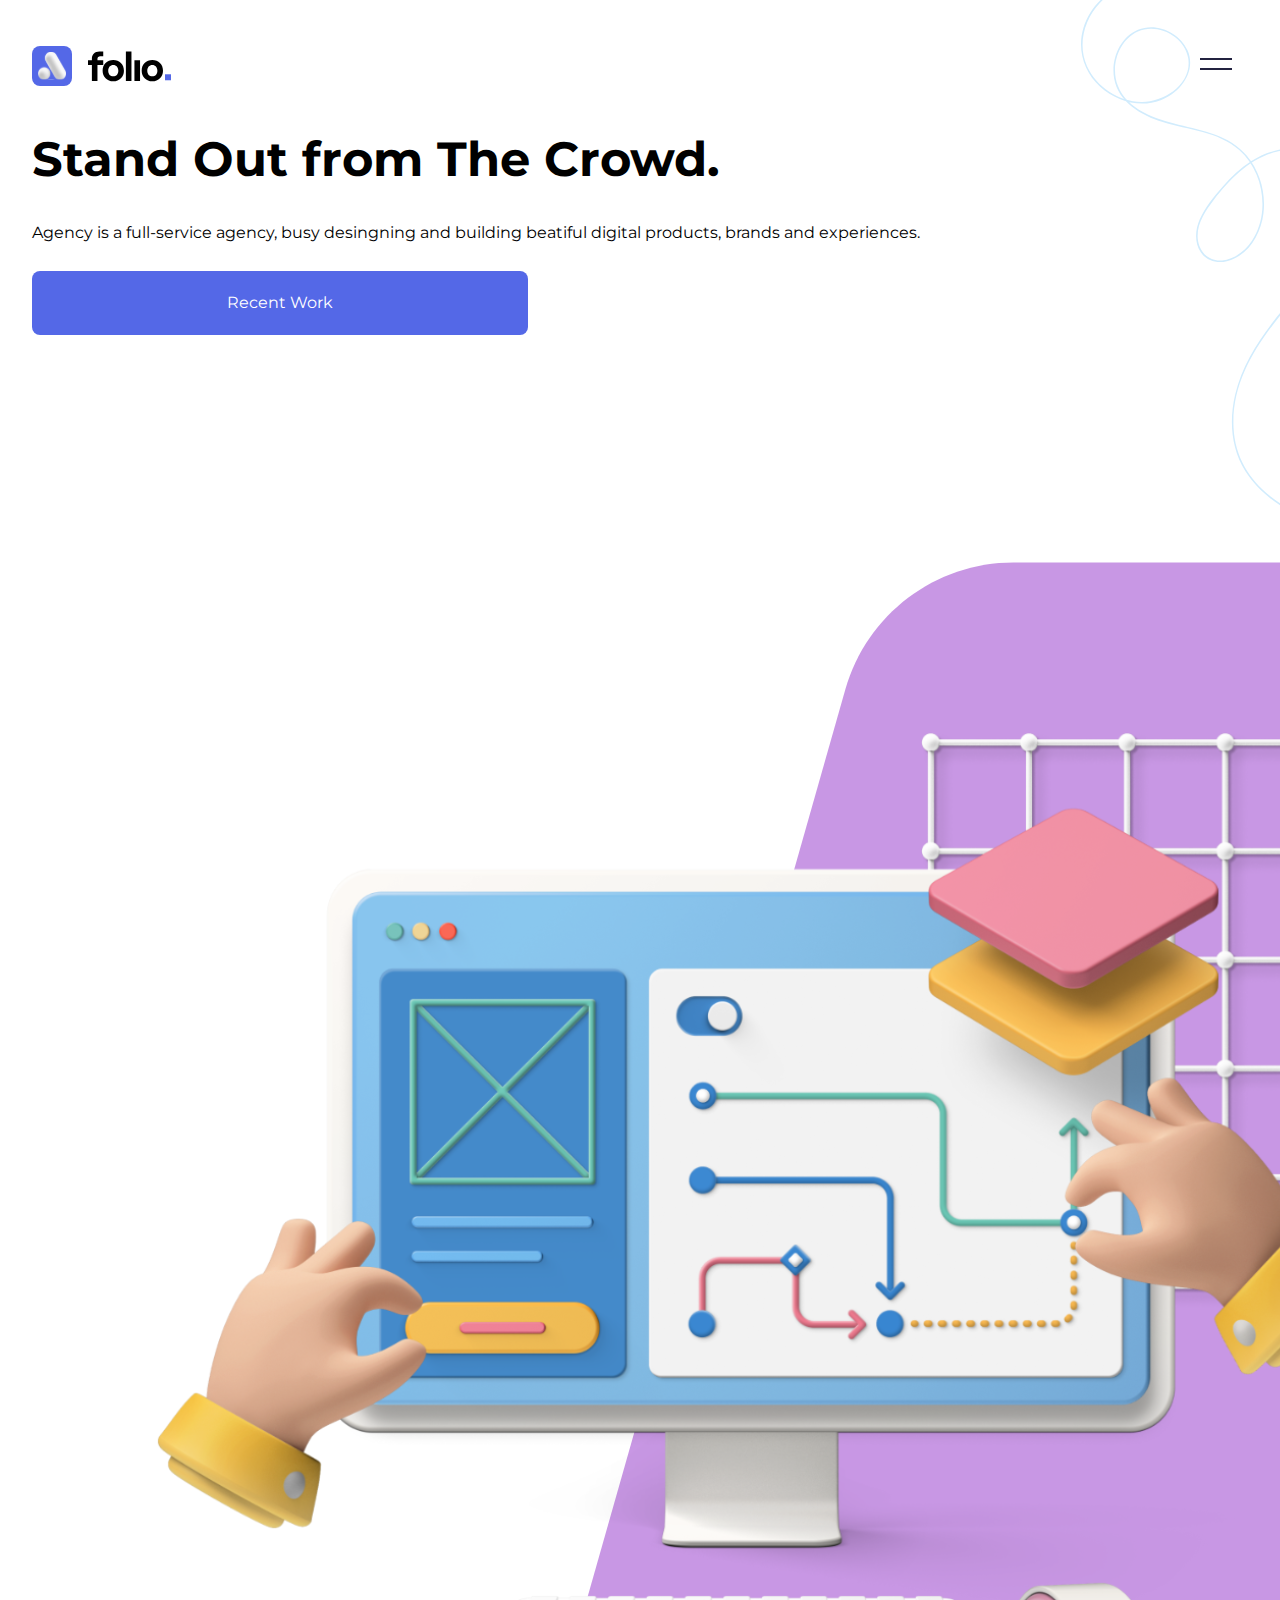
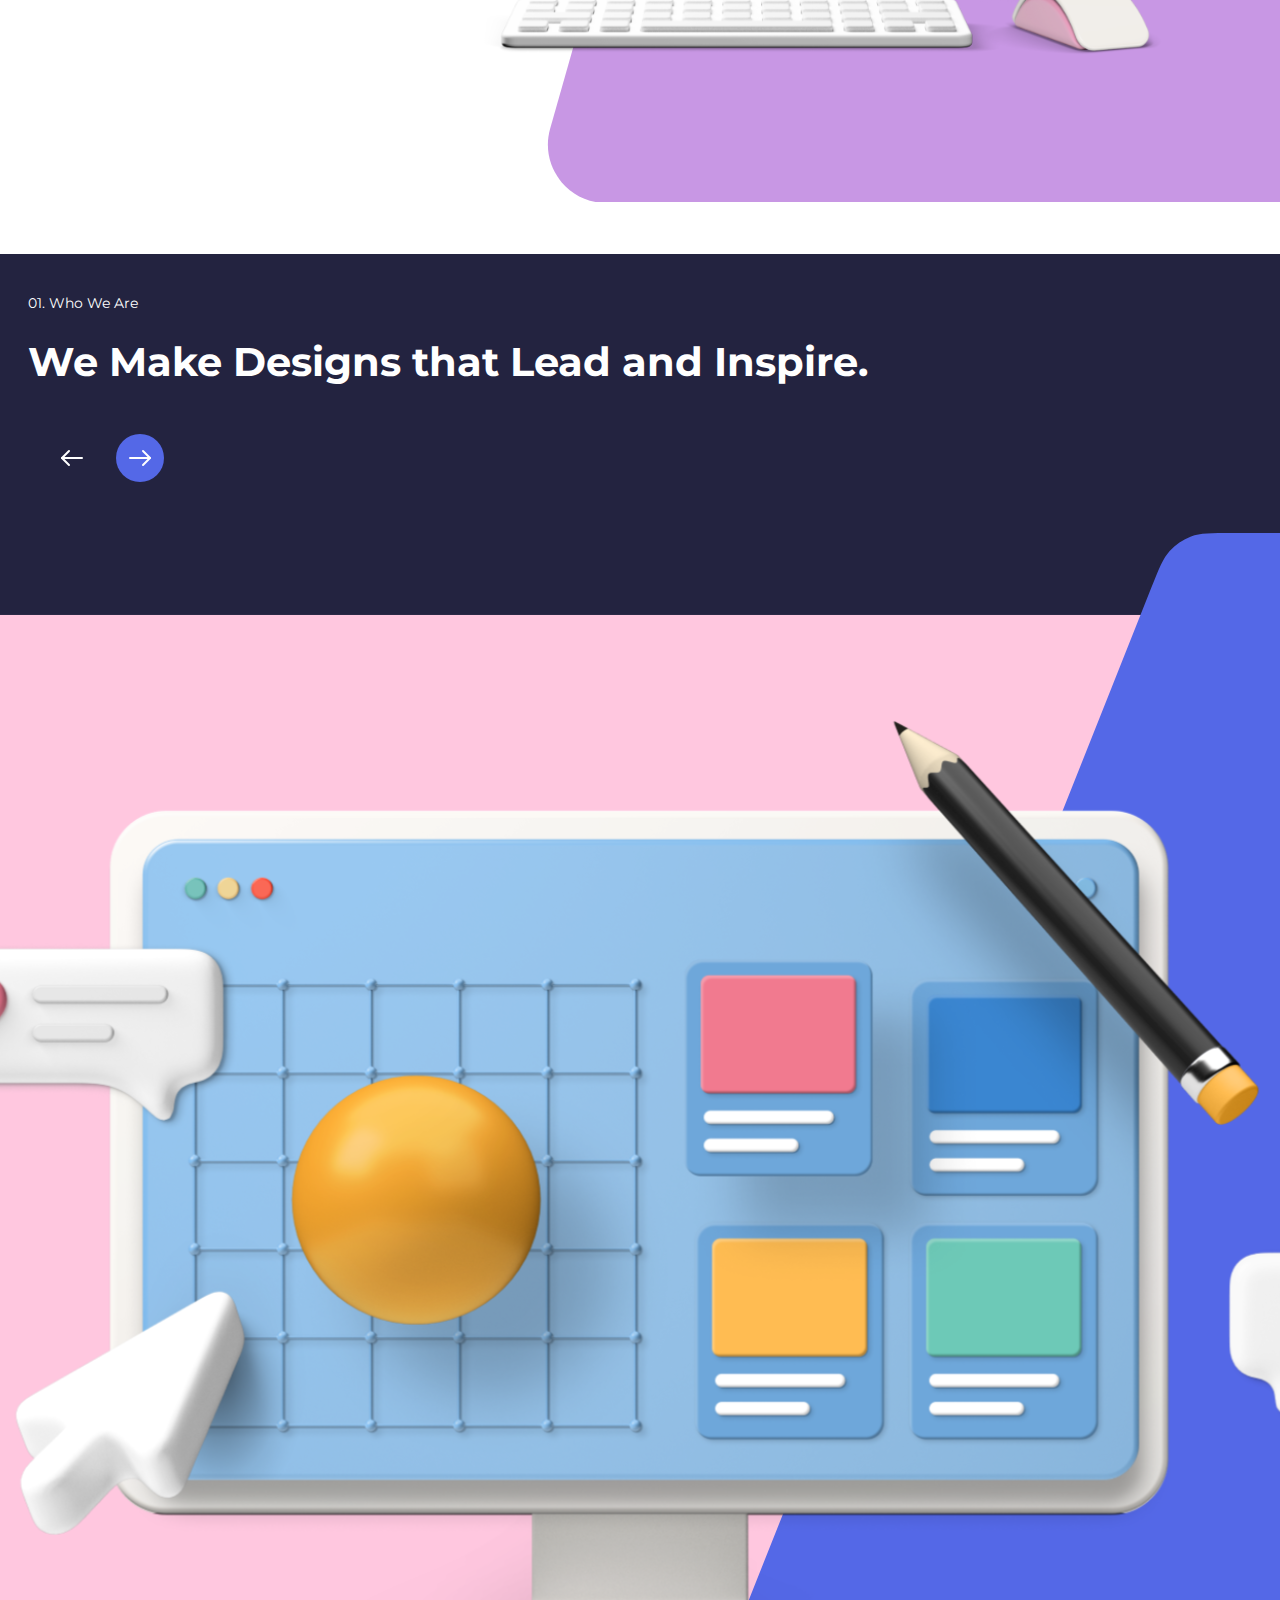
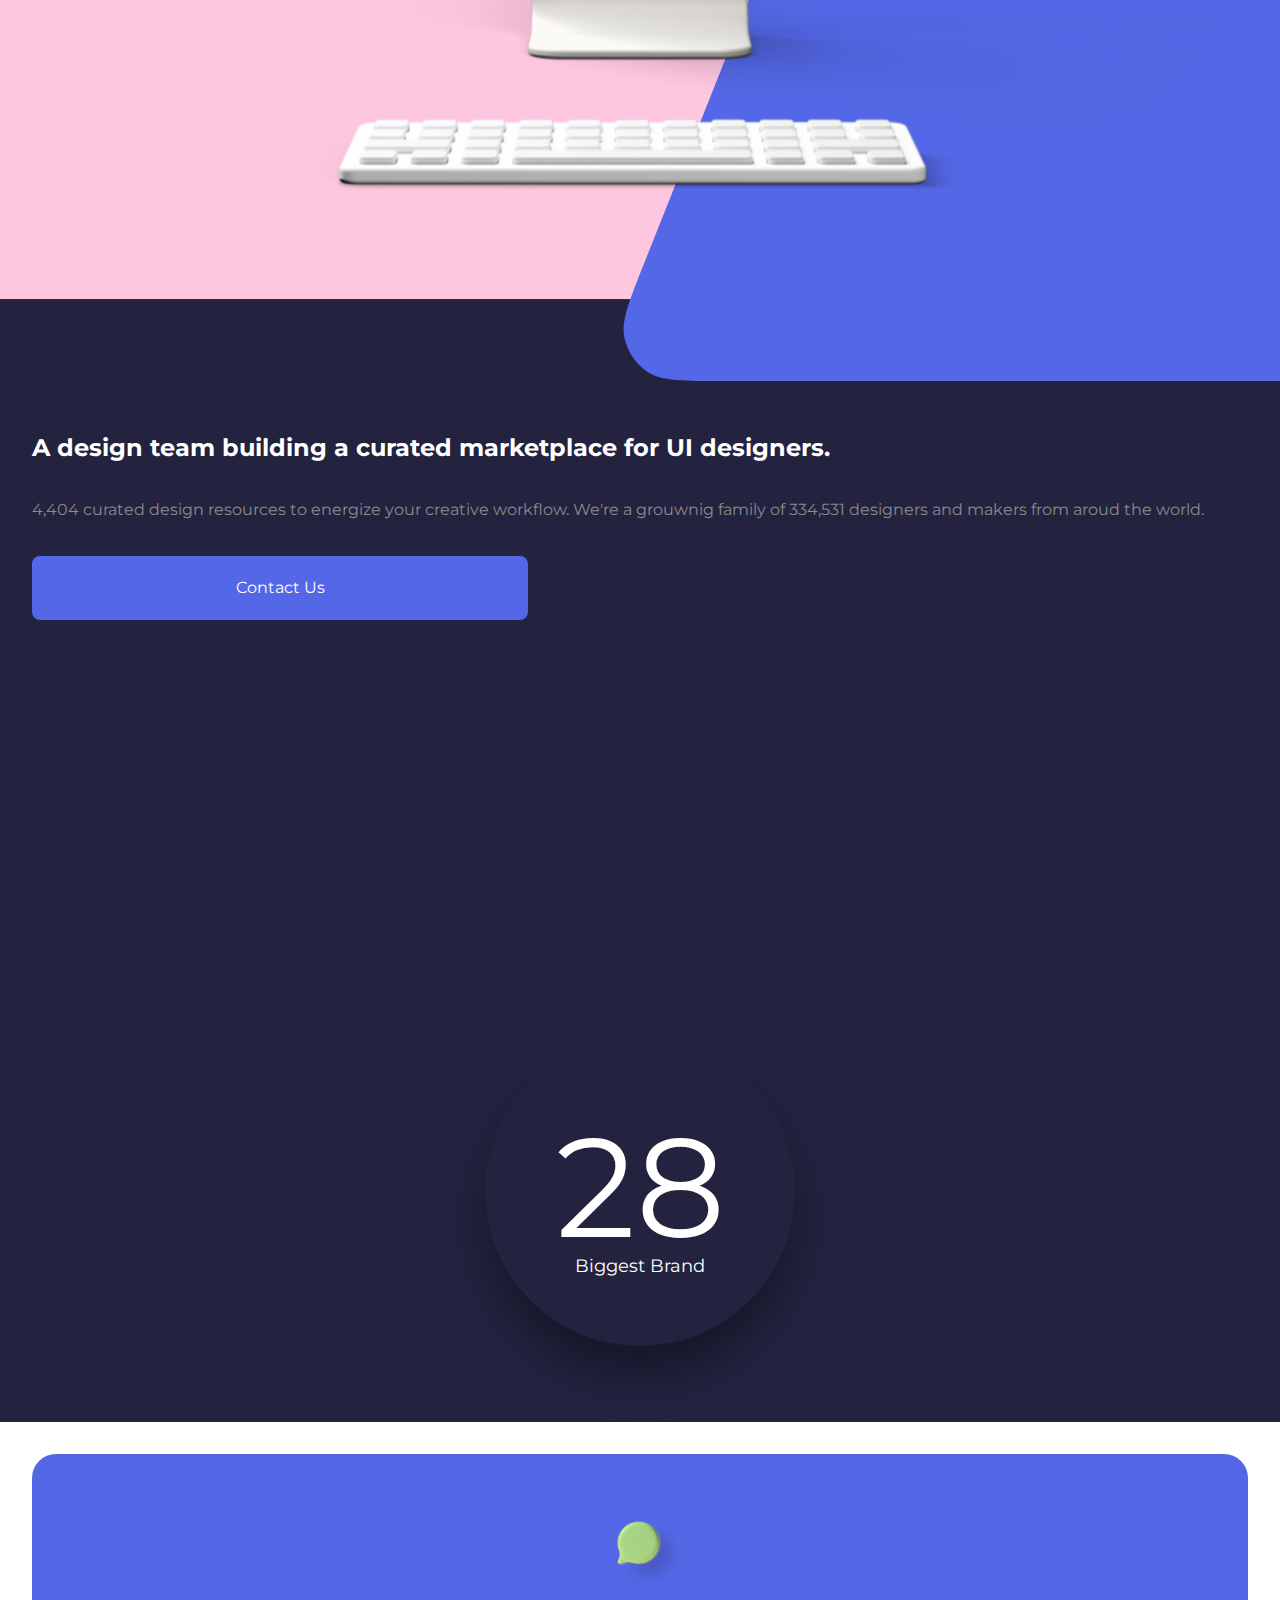
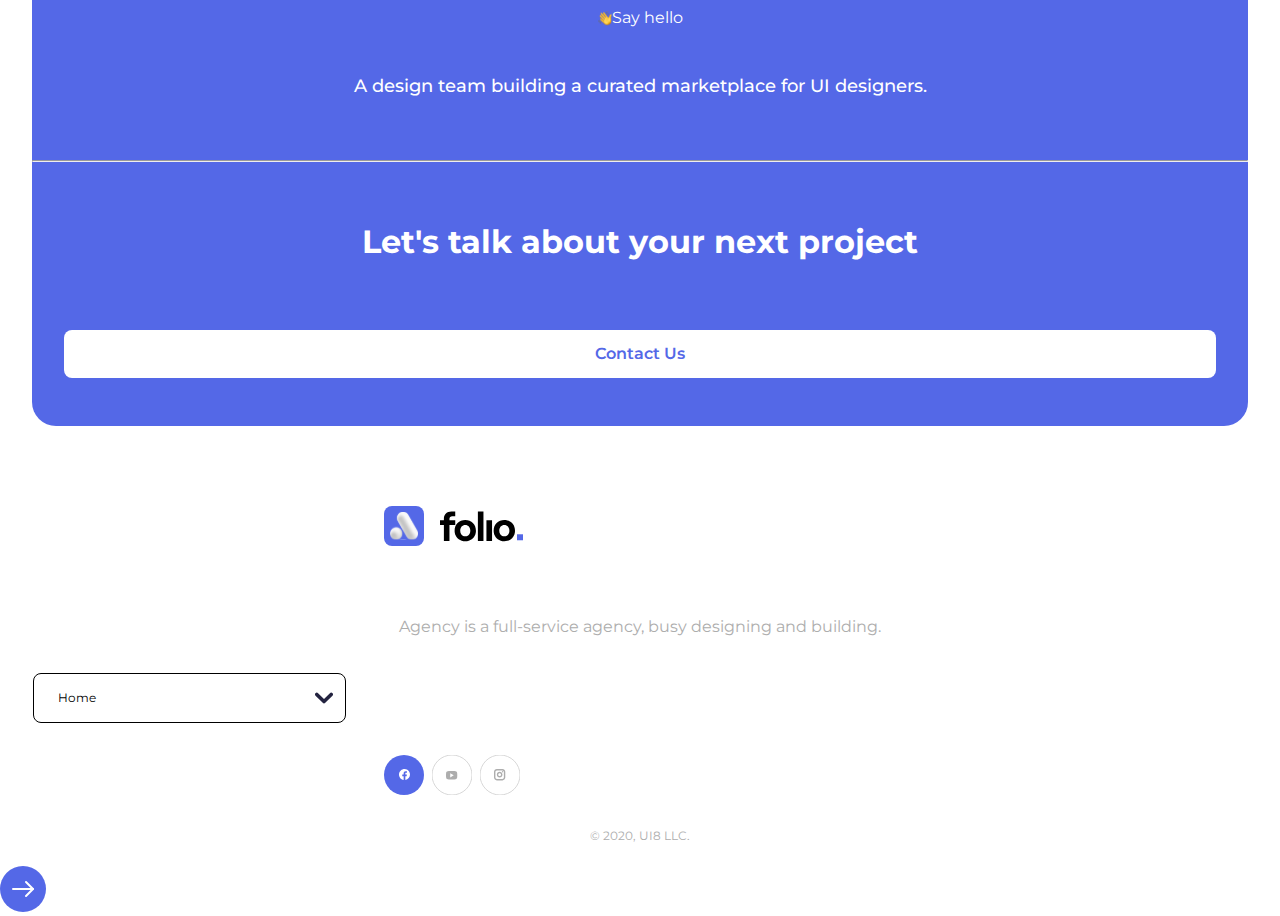
<file: index.html>
<!DOCTYPE html>
<html lang="pt-br">
<head>
    <meta charset="UTF-8">
    <meta http-equiv="X-UA-Compatible" content="IE=edge">
    <meta name="viewport" content="width=device-width, initial-scale=1.0">
    <link rel="stylesheet" href="estilos/reset.css">
    <link rel="stylesheet" href="estilos/header.css">
    <link rel="preconnect" href="https://fonts.googleapis.com">
    <link rel="preconnect" href="https://fonts.gstatic.com" crossorigin>
    <link rel="stylesheet" href="estilos/footer.css">
    <link href="https://fonts.googleapis.com/css2?family=Montserrat:wght@300;400;500;700&display=swap" rel="stylesheet">
    <title>Folio | Agency</title>
</head>
<body>
    
    <img class="imagem__fundo-linha" src="img/line-1.svg">
    
    <header class="cabecalho">
        <div class="container">
            <img src="img/light-mode.svg" alt="Logo da Folio">           
        </div>   
        <div>
            <input type="checkbox" id="menu" class="container__botao">
            <label for="menu">
                <span class="cabecalho__menu-hamburguer container__imagem"></span>
            </label>
            <ul class="lista-menu">
                <li class="lista-menu__item">
                    <a href="#" class="lista-menu__link">Work</a>
                </li>
                <li class="lista-menu__item">
                    <a href="#" class="lista-menu__link">About</a>
                </li>
                <li class="lista-menu__item">
                    <a href="#" class="lista-menu__link">Services</a>
                </li> 
                <li class="lista-menu__item">
                    <a href="#" class="lista-menu__link">Jobs</a>
                </li> 
            </ul>
        </div> 
    </header>

    <section class="chamada">
        <h1 class="texto__principal">Stand Out from The Crowd.</h1>
        <p class="texto__secundario">Agency is a full-service agency, busy desingning and building beatiful digital products, brands and experiences.</p>
    </section>
    
    <section class="secundario__chamada">
        <div class="botao__principal">
            <a class="botao" href="#">Recent Work</a>
        </div>
        <div class="imagem__pagina-principal">
            <img class="imagem__pc-grafico" src="img/3d + wall copy.svg">
        </div>
    </section>

    <section class="about">
        <div class="about__chamada">
            <p class="about__marcacao">01. Who We Are</p>
            <h1 class="texto__principal-about">We Make Designs that Lead and Inspire.</h1>
        </div>

        <div class="next-prev">
            <img class="next-prev-seta" src="img/left-normal.svg">
            <img class="next-prev-seta"src="img/right-hover.svg">
           
        </div>

        <img class="img-pg2" src="img/pc-pag2.svg">

        <div class="chamada__pagina-dois">
            <h2 class="texto__secundario-about">A design team building a curated marketplace for UI designers.</h2>
            <p class="texto__terciario-about">4,404 curated design resources to energize your creative workflow. We're a grouwnig family of 334,531 designers and makers from aroud the world.</p>
            <div class="botao__principal botao__pagina2">
                <a class="botao" href="#">Contact Us</a>
            </div>
        </div>
        <div class="bola28">
            <h2 class="bola-28">28<br><p>Biggest Brand</p></h2>
        </div>        
    </section>

    <section class="chamada__footer">
        <div class="balao">
            <img src="img/SpeachBubble V2.svg">
        </div>
        <div class="subtitulofooter">
            <img class="maozinha" src="img/👋.svg" alt="">
            <p class="hello">Say hello</p>
        </div>
        <div class="h2__footer">
            <h2 class="h2__footer">A design team building a curated marketplace for UI designers.</h2>
        </div>
        <hr>

        <h1 class="titulo__footer">Let's talk about your next project</h1>

        <div class="footer__btn">
            <a href="#">Contact Us</a>
        </div>
    </section>

    <section>
        <img class="logo__footer" src="img/light-mode.svg" alt="">
        <p class="footer-desc">Agency is a full-service agency, busy designing and building.</p>

        <div id="fakedrop">
            <p>Home</p>
            <img src="img/Path.svg" alt="">
        </div>

        <img id="icones" src="img/icons.svg" alt="">

        <p id="copyright">© 2020, UI8 LLC.</p>
    </section>

    <div>
        <a href="about.html"><img src="img/btnseta.svg"></a>
    </div> 

</body>
</html>
</file>
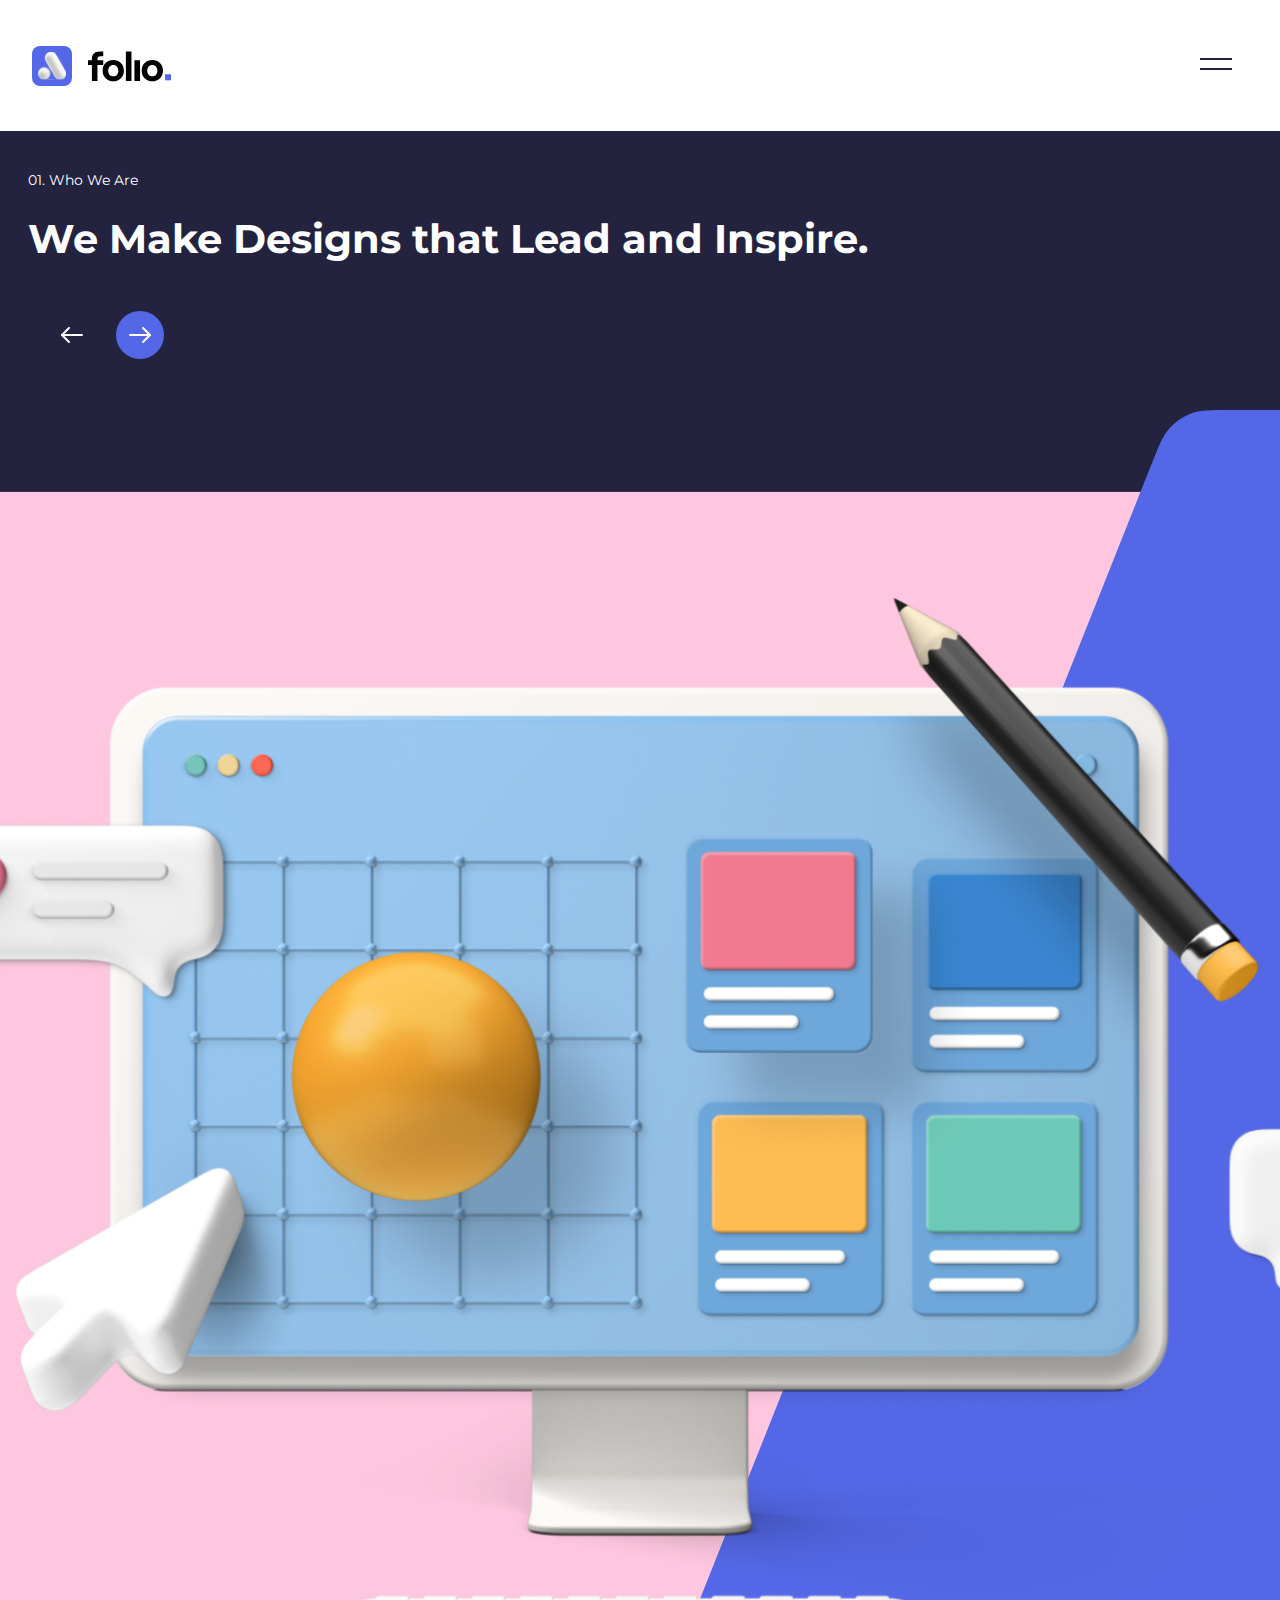
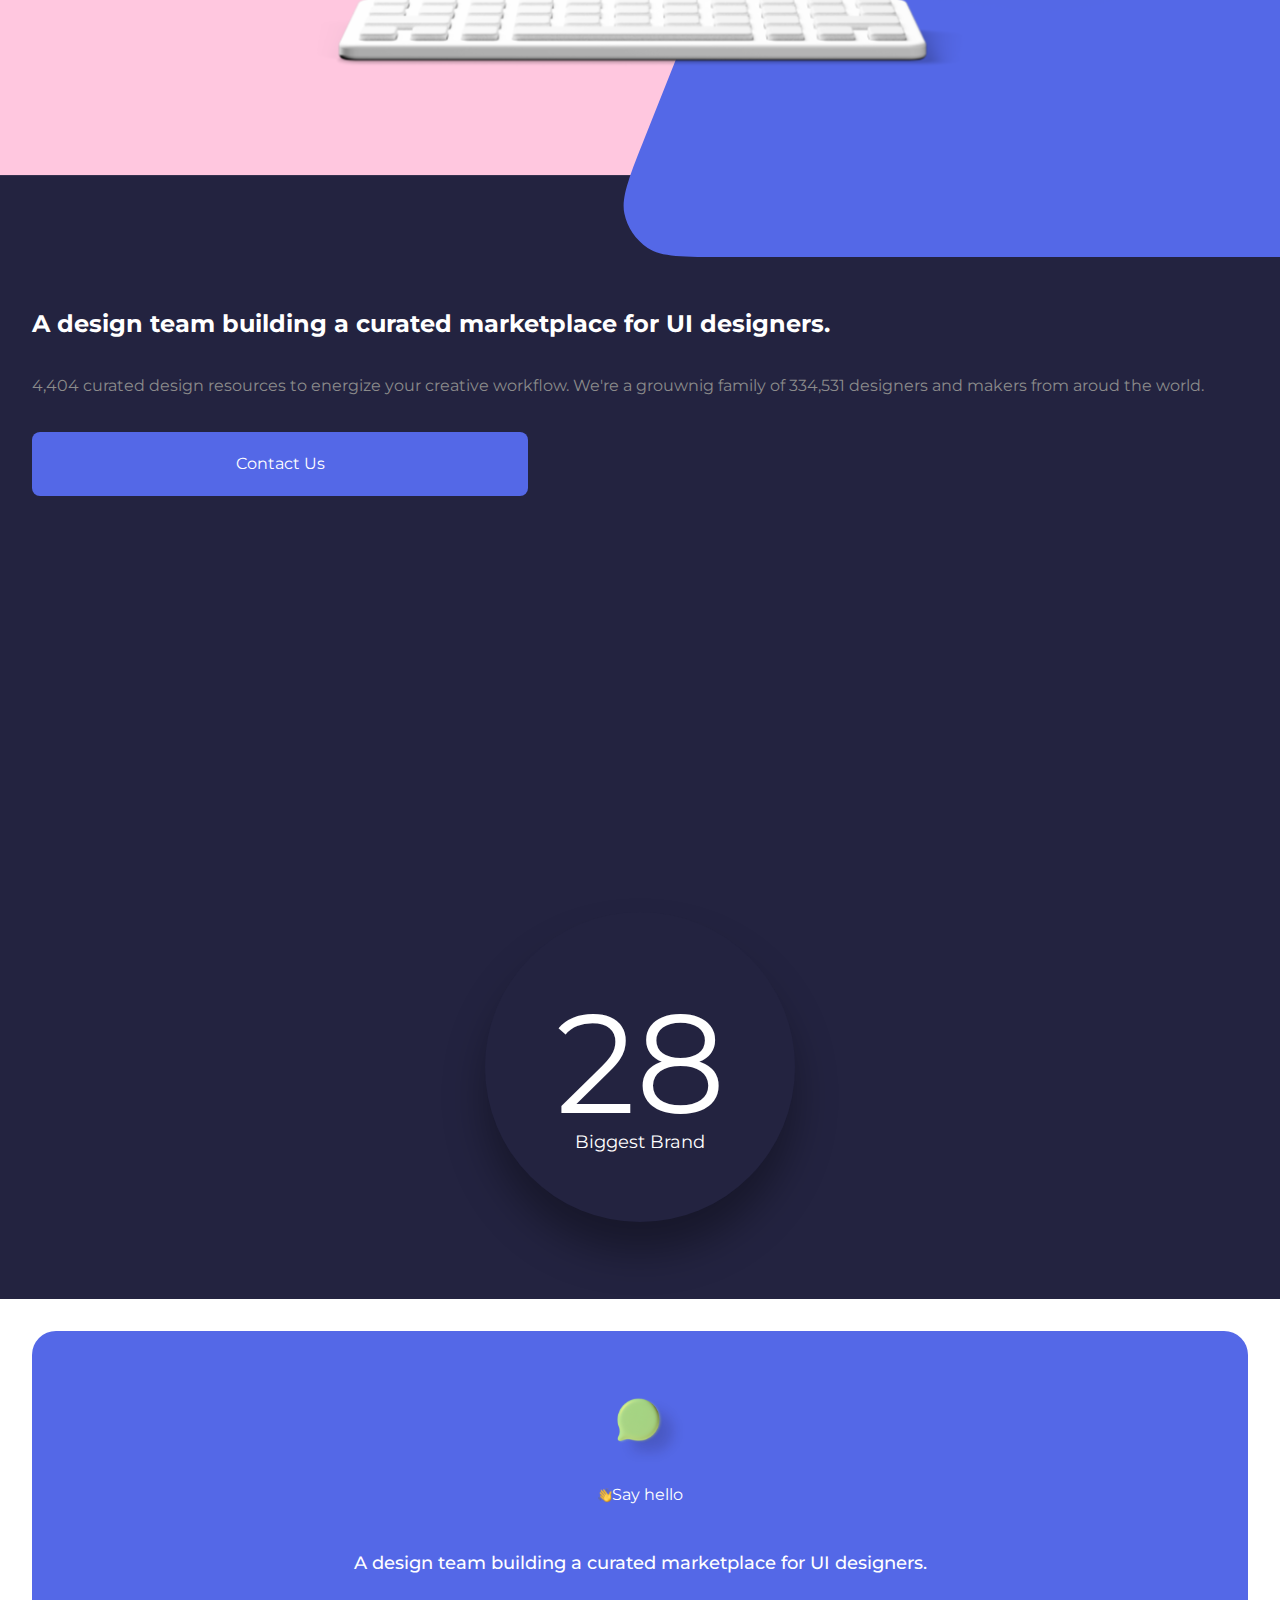
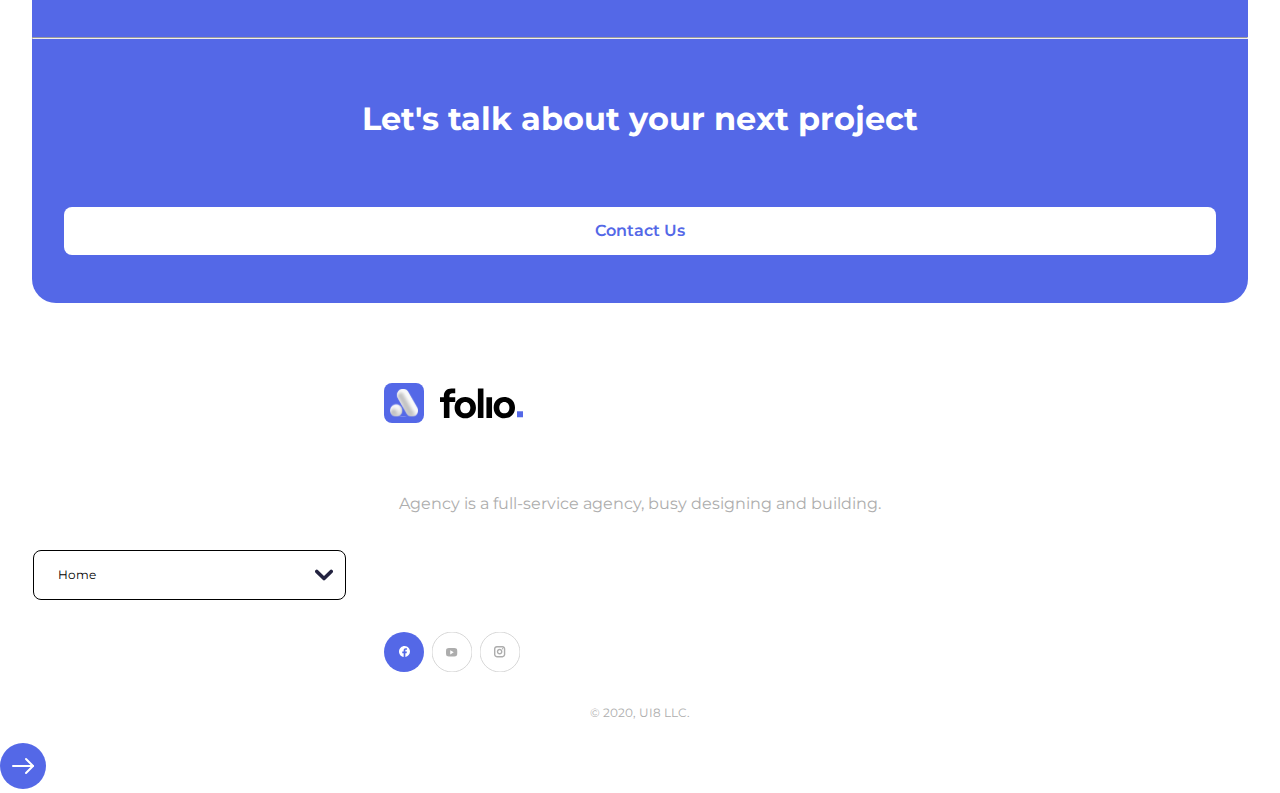
<file: about.html>
<!DOCTYPE html>
<html lang="pt-br">
<head>
    <meta charset="UTF-8">
    <meta http-equiv="X-UA-Compatible" content="IE=edge">
    <meta name="viewport" content="width=device-width, initial-scale=1.0">
    <link rel="stylesheet" href="estilos/reset.css">
    <link rel="stylesheet" href="estilos/header.css">
    <link rel="preconnect" href="https://fonts.googleapis.com">
    <link rel="stylesheet" href="estilos/footer.css">
    <link rel="preconnect" href="https://fonts.gstatic.com" crossorigin>
    <link href="https://fonts.googleapis.com/css2?family=Montserrat:wght@300;400;500;700&display=swap" rel="stylesheet">
    <title>Who We Are</title>
</head>
<body>
    <header class="cabecalho">
        <div class="container">
            <img src="img/light-mode.svg" alt="Logo da Folio">           
        </div>   
        <div>
            <input type="checkbox" id="menu" class="container__botao">
            <label for="menu">
                <span class="cabecalho__menu-hamburguer container__imagem"></span>
            </label>
            <ul class="lista-menu">
                <li class="lista-menu__item">
                    <a href="#" class="lista-menu__link">Work</a>
                </li>
                <li class="lista-menu__item">
                    <a href="#" class="lista-menu__link">About</a>
                </li>
                <li class="lista-menu__item">
                    <a href="#" class="lista-menu__link">Services</a>
                </li> 
                <li class="lista-menu__item">
                    <a href="#" class="lista-menu__link">Jobs</a>
                </li> 
            </ul>
        </div> 
    </header>

    <section class="about">
        <div class="about__chamada">
            <p class="about__marcacao">01. Who We Are</p>
            <h1 class="texto__principal-about">We Make Designs that Lead and Inspire.</h1>
        </div>

        <div class="next-prev">
            <img class="next-prev-seta" src="img/left-normal.svg">
            <img class="next-prev-seta"src="img/right-hover.svg">
           
        </div>

        <img class="img-pg2" src="img/pc-pag2.svg">

        <div class="chamada__pagina-dois">
            <h2 class="texto__secundario-about">A design team building a curated marketplace for UI designers.</h2>
            <p class="texto__terciario-about">4,404 curated design resources to energize your creative workflow. We're a grouwnig family of 334,531 designers and makers from aroud the world.</p>
            <div class="botao__principal botao__pagina2">
                <a class="botao" href="#">Contact Us</a>
            </div>
        </div>
        <div class="bola28">
            <h2 class="bola-28">28<br><p>Biggest Brand</p></h2>
        </div>
        
    </section>

    <section class="chamada__footer">
        <div class="balao">
            <img src="img/SpeachBubble V2.svg">
        </div>
        <div class="subtitulofooter">
            <img class="maozinha" src="img/👋.svg" alt="">
            <p class="hello">Say hello</p>
        </div>
        <div class="h2__footer">
            <h2 class="h2__footer">A design team building a curated marketplace for UI designers.</h2>
        </div>
        <hr>

        <h1 class="titulo__footer">Let's talk about your next project</h1>

        <div class="footer__btn">
            <a href="#">Contact Us</a>
        </div>
    </section>

    <section>
        <img class="logo__footer" src="img/light-mode.svg" alt="">
        <p class="footer-desc">Agency is a full-service agency, busy designing and building.</p>

        <div id="fakedrop">
            <p>Home</p>
            <img src="img/Path.svg" alt="">
        </div>

        <img id="icones" src="img/icons.svg" alt="">

        <p id="copyright">© 2020, UI8 LLC.</p>
    </section>

    <div>
        <a href="what-we-do.html"><img src="img/btnseta.svg"></a>
    </div> 
</body>
</html>
</file>
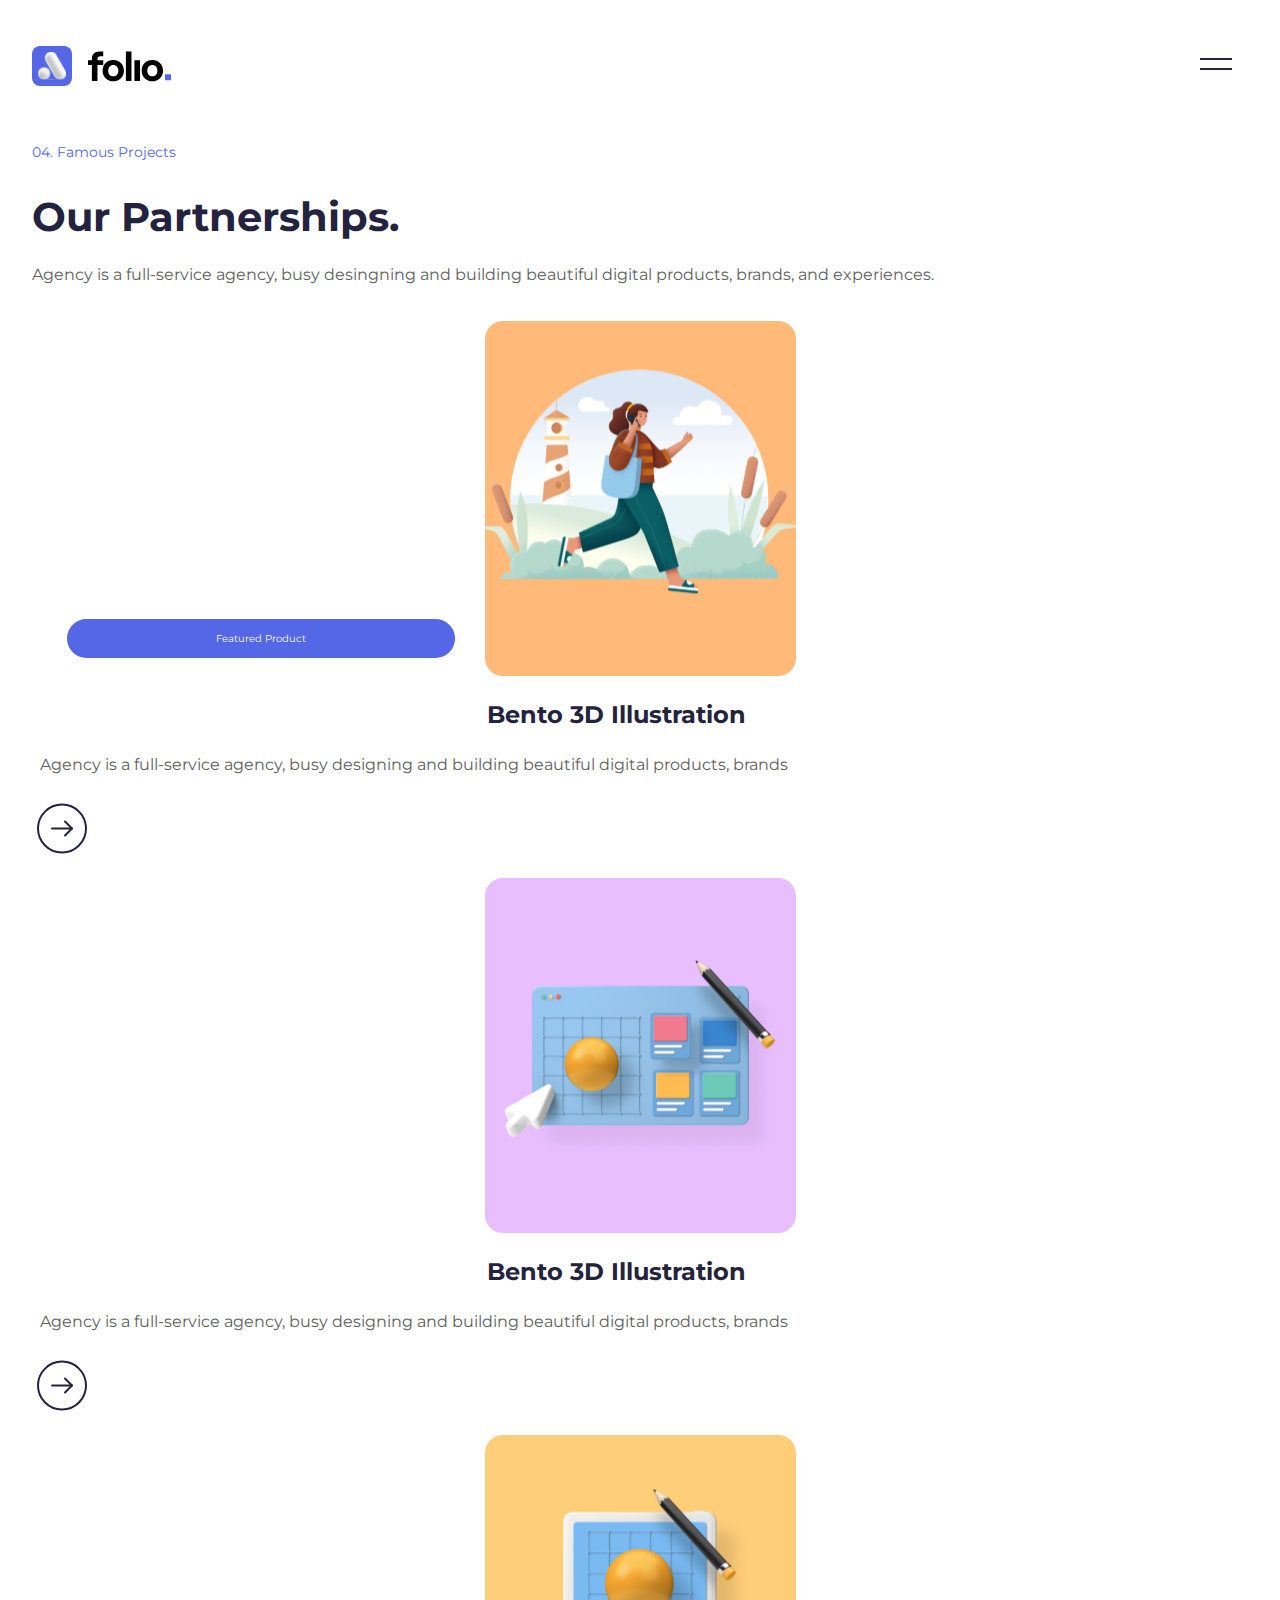
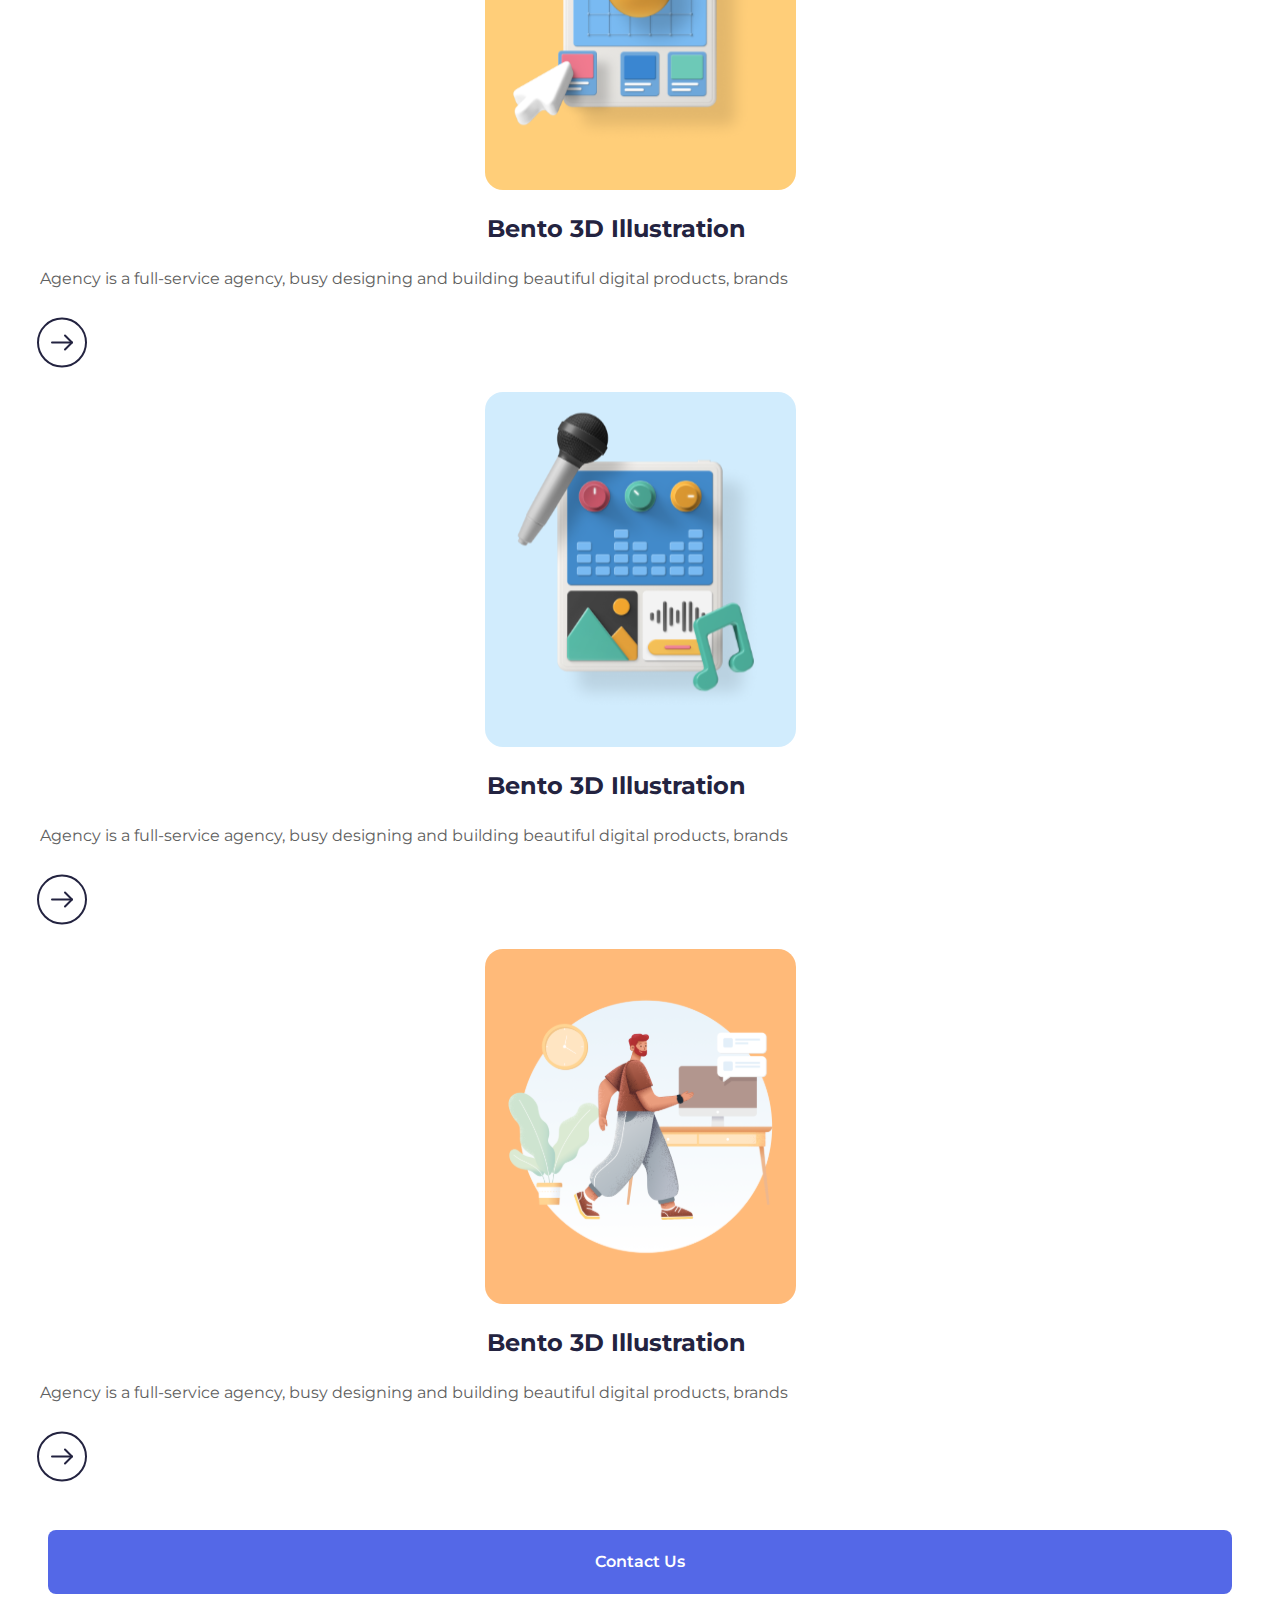
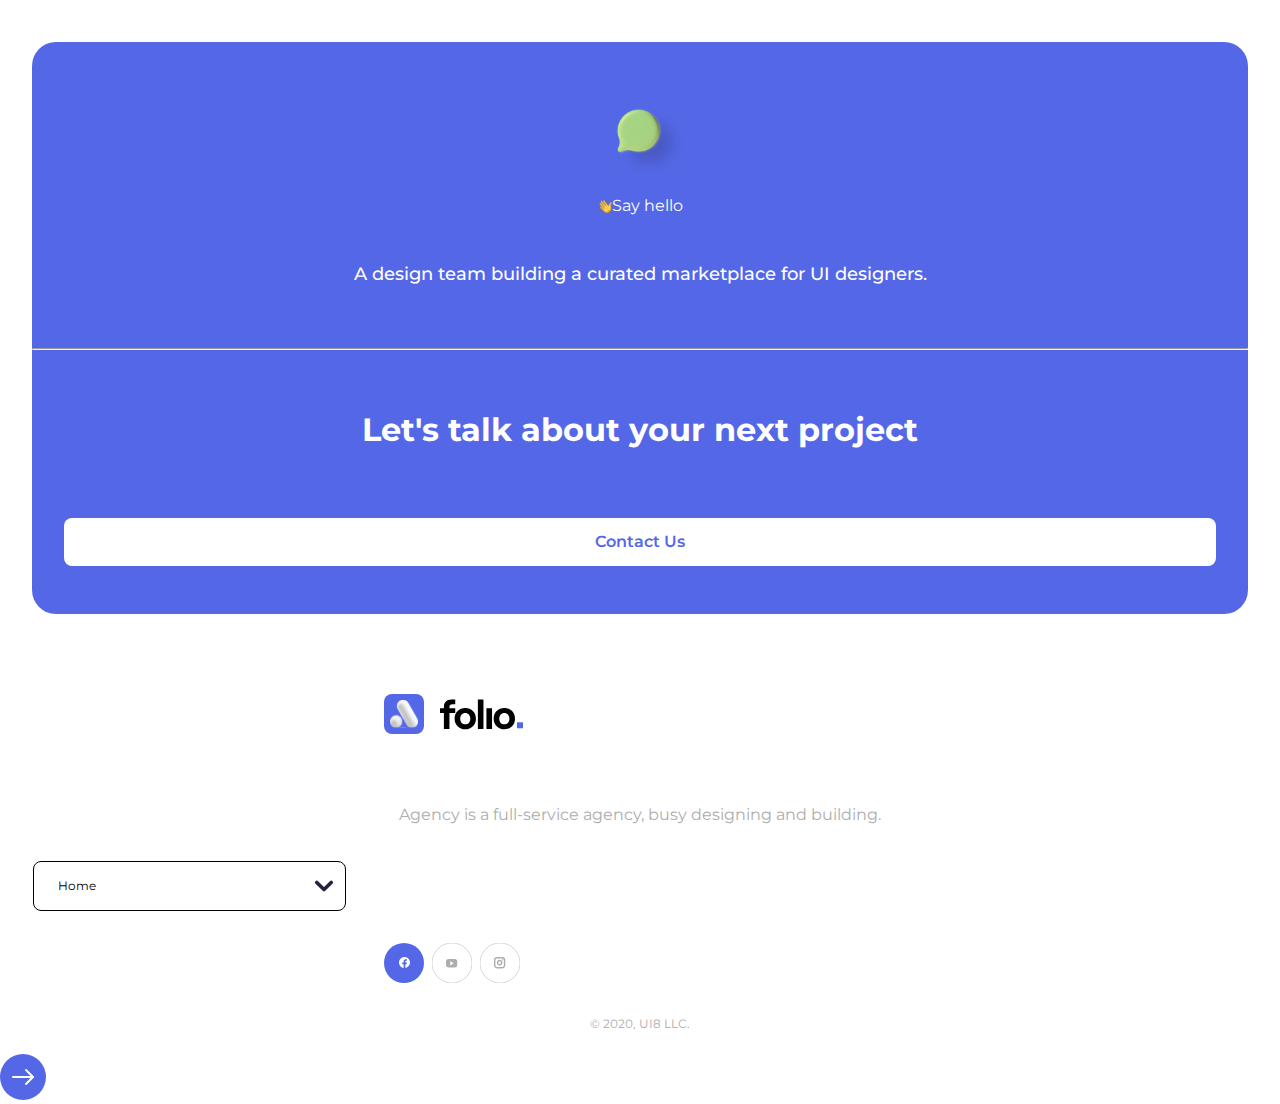
<file: Famous_projects.html>
<!DOCTYPE html>
<html lang="pt-br">
<head>
    <meta charset="UTF-8">
    <meta http-equiv="X-UA-Compatible" content="IE=edge">
    <meta name="viewport" content="width=device-width, initial-scale=1.0">
    <link rel="stylesheet" href="estilos/reset.css">
    <link rel="stylesheet" href="estilos/header.css">
    <link rel="stylesheet" href="estilos/famous-projects.css">
    <link rel="stylesheet" href="estilos/footer.css">
    <link rel="preconnect" href="https://fonts.googleapis.com">
    <link rel="preconnect" href="https://fonts.gstatic.com" crossorigin>
    <link href="https://fonts.googleapis.com/css2?family=Montserrat:wght@300;400;500;700&display=swap" rel="stylesheet">
    <title>Famous-projects</title>
</head>
<body>
    <header class="cabecalho">
        <div class="container">
            <img src="img/light-mode.svg" alt="Logo da Folio">           
        </div>   
        <div>
            <input type="checkbox" id="menu" class="container__botao">
            <label for="menu">
                <span class="cabecalho__menu-hamburguer container__imagem"></span>
            </label>
            <ul class="lista-menu">
                <li class="lista-menu__item">
                    <a href="#" class="lista-menu__link">Work</a>
                </li>
                <li class="lista-menu__item">
                    <a href="#" class="lista-menu__link">About</a>
                </li>
                <li class="lista-menu__item">
                    <a href="#" class="lista-menu__link">Services</a>
                </li> 
                <li class="lista-menu__item">
                    <a href="#" class="lista-menu__link">Jobs</a>
                </li> 
            </ul>
        </div> 
    </header>

    <section class="chamada__famous">
        <div class="chamada__pag4">
            <p class="marcacao__pg4">04. Famous Projects</p>
            <h1 class="titulo__pg4">Our Partnerships.</h1>
            <p class="descricao__pg4">Agency is a full-service agency, busy desingning and building beautiful digital products, brands, and experiences.</p>  
        </div>
    </section>

    <section class="card__pg4">
        <div class="card__pg4-1">
            <img class="img__card1" src="img/Female Running Colorful 2@2x.svg" alt="mulher correndo">
            <a class="btn__card1" href="#">Featured Product</a>
            <h2 class="titulo__card1">Bento 3D Illustration</h2>
            <p class="desc__card1">Agency is a full-service agency, busy designing and building beautiful digital products, brands</p>
            <img  class ="btn__nxt" src="img/Stroke.svg" alt="BTN next">
        </div>
        <div class="card__pg4-1">
            <img class="img__card2" src="img/[ 4 ] – Main.svg" alt="mulher correndo">
            <h2 class="titulo__card1">Bento 3D Illustration</h2>
            <p class="desc__card1">Agency is a full-service agency, busy designing and building beautiful digital products, brands</p>
            <img  class ="btn__nxt" src="img/Stroke.svg" alt="BTN next">
        </div>
        <div class="card__pg4-1">
            <img class="img__card3" src="img/[ 4 ] – Tablet.svg" alt="mulher correndo">
            <h2 class="titulo__card1">Bento 3D Illustration</h2>
            <p class="desc__card1">Agency is a full-service agency, busy designing and building beautiful digital products, brands</p>
            <img  class ="btn__nxt" src="img/Stroke.svg" alt="BTN next">
        </div>
        <div class="card__pg4-1">
            <img class="img__card4" src="img/[ 2 ] – Tablet.svg" alt="mulher correndo">
            <h2 class="titulo__card1">Bento 3D Illustration</h2>
            <p class="desc__card1">Agency is a full-service agency, busy designing and building beautiful digital products, brands</p>
            <img  class ="btn__nxt" src="img/Stroke.svg" alt="BTN next">
        </div>
        <div class="card__pg4-1">
            <img class="img__card1" src="img/Male Walking Colorful 3@2x.svg" alt="mulher correndo">
            <h2 class="titulo__card1">Bento 3D Illustration</h2>
            <p class="desc__card1">Agency is a full-service agency, busy designing and building beautiful digital products, brands</p>
            <img  class ="btn__nxt" src="img/Stroke.svg" alt="BTN next">
        </div>
    </section>

    <div class="btn__contato">
        <a href="#" >Contact Us</a>
    </div>

    <section class="chamada__footer">
        <div class="balao">
            <img src="img/SpeachBubble V2.svg">
        </div>
        <div class="subtitulofooter">
            <img class="maozinha" src="img/👋.svg" alt="">
            <p class="hello">Say hello</p>
        </div>
        <div class="h2__footer">
            <h2 class="h2__footer">A design team building a curated marketplace for UI designers.</h2>
        </div>
        <hr>

        <h1 class="titulo__footer">Let's talk about your next project</h1>

        <div class="footer__btn">
            <a href="#">Contact Us</a>
        </div>
    </section>

    <section>
        <img class="logo__footer" src="img/light-mode.svg" alt="">
        <p class="footer-desc">Agency is a full-service agency, busy designing and building.</p>

        <div id="fakedrop">
            <p>Home</p>
            <img src="img/Path.svg" alt="">
        </div>

        <img id="icones" src="img/icons.svg" alt="">

        <p id="copyright">© 2020, UI8 LLC.</p>
    </section>

    <div>
        <a href="mobile-cta.html"><img src="img/btnseta.svg"></a>
    </div> 
</body>
</html>
</file>
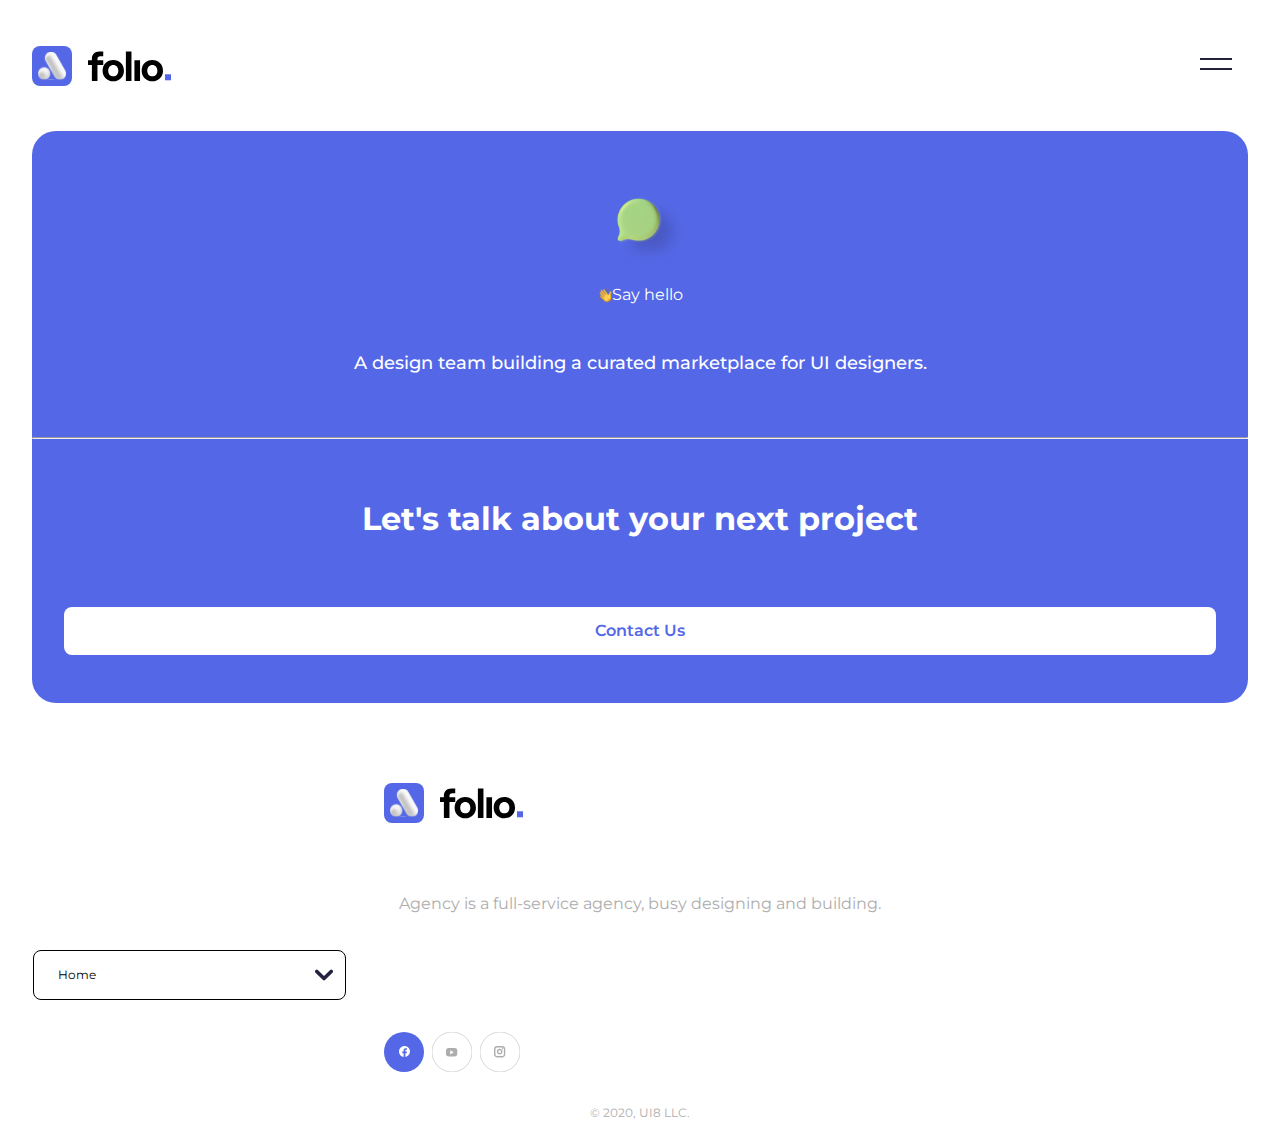
<file: footer.html>
<!DOCTYPE html>
<html lang="pt-br">
<head>
    <meta charset="UTF-8">
    <meta http-equiv="X-UA-Compatible" content="IE=edge">
    <meta name="viewport" content="width=device-width, initial-scale=1.0">
    <link rel="stylesheet" href="estilos/reset.css">
    <link rel="stylesheet" href="estilos/header.css">
    <link rel="stylesheet" href="estilos/footer.css">
    <link rel="preconnect" href="https://fonts.googleapis.com">
    <link rel="preconnect" href="https://fonts.gstatic.com" crossorigin>
    <link href="https://fonts.googleapis.com/css2?family=Montserrat:wght@300;400;500;700&display=swap" rel="stylesheet">
    <title>Footer</title>
</head>
<body>
    <header class="cabecalho">
        <div class="container">
            <img src="img/light-mode.svg" alt="Logo da Folio">           
        </div>   
        <div>
            <input type="checkbox" id="menu" class="container__botao">
            <label for="menu">
                <span class="cabecalho__menu-hamburguer container__imagem"></span>
            </label>
            <ul class="lista-menu">
                <li class="lista-menu__item">
                    <a href="#" class="lista-menu__link">Work</a>
                </li>
                <li class="lista-menu__item">
                    <a href="#" class="lista-menu__link">About</a>
                </li>
                <li class="lista-menu__item">
                    <a href="#" class="lista-menu__link">Services</a>
                </li> 
                <li class="lista-menu__item">
                    <a href="#" class="lista-menu__link">Jobs</a>
                </li> 
            </ul>
        </div> 
    </header>

    <section class="chamada__footer">
        <div class="balao">
            <img src="img/SpeachBubble V2.svg">
        </div>
        <div class="subtitulofooter">
            <img class="maozinha" src="img/👋.svg" alt="">
            <p class="hello">Say hello</p>
        </div>
        <div class="h2__footer">
            <h2 class="h2__footer">A design team building a curated marketplace for UI designers.</h2>
        </div>
        <hr>

        <h1 class="titulo__footer">Let's talk about your next project</h1>

        <div class="footer__btn">
            <a href="#">Contact Us</a>
        </div>
    </section>

    <section>
        <img class="logo__footer" src="img/light-mode.svg" alt="">
        <p class="footer-desc">Agency is a full-service agency, busy designing and building.</p>

        <div id="fakedrop">
            <p>Home</p>
            <img src="img/Path.svg" alt="">
        </div>

        <img id="icones" src="img/icons.svg" alt="">

        <p id="copyright">© 2020, UI8 LLC.</p>
    </section>
</body>
</html>
</file>
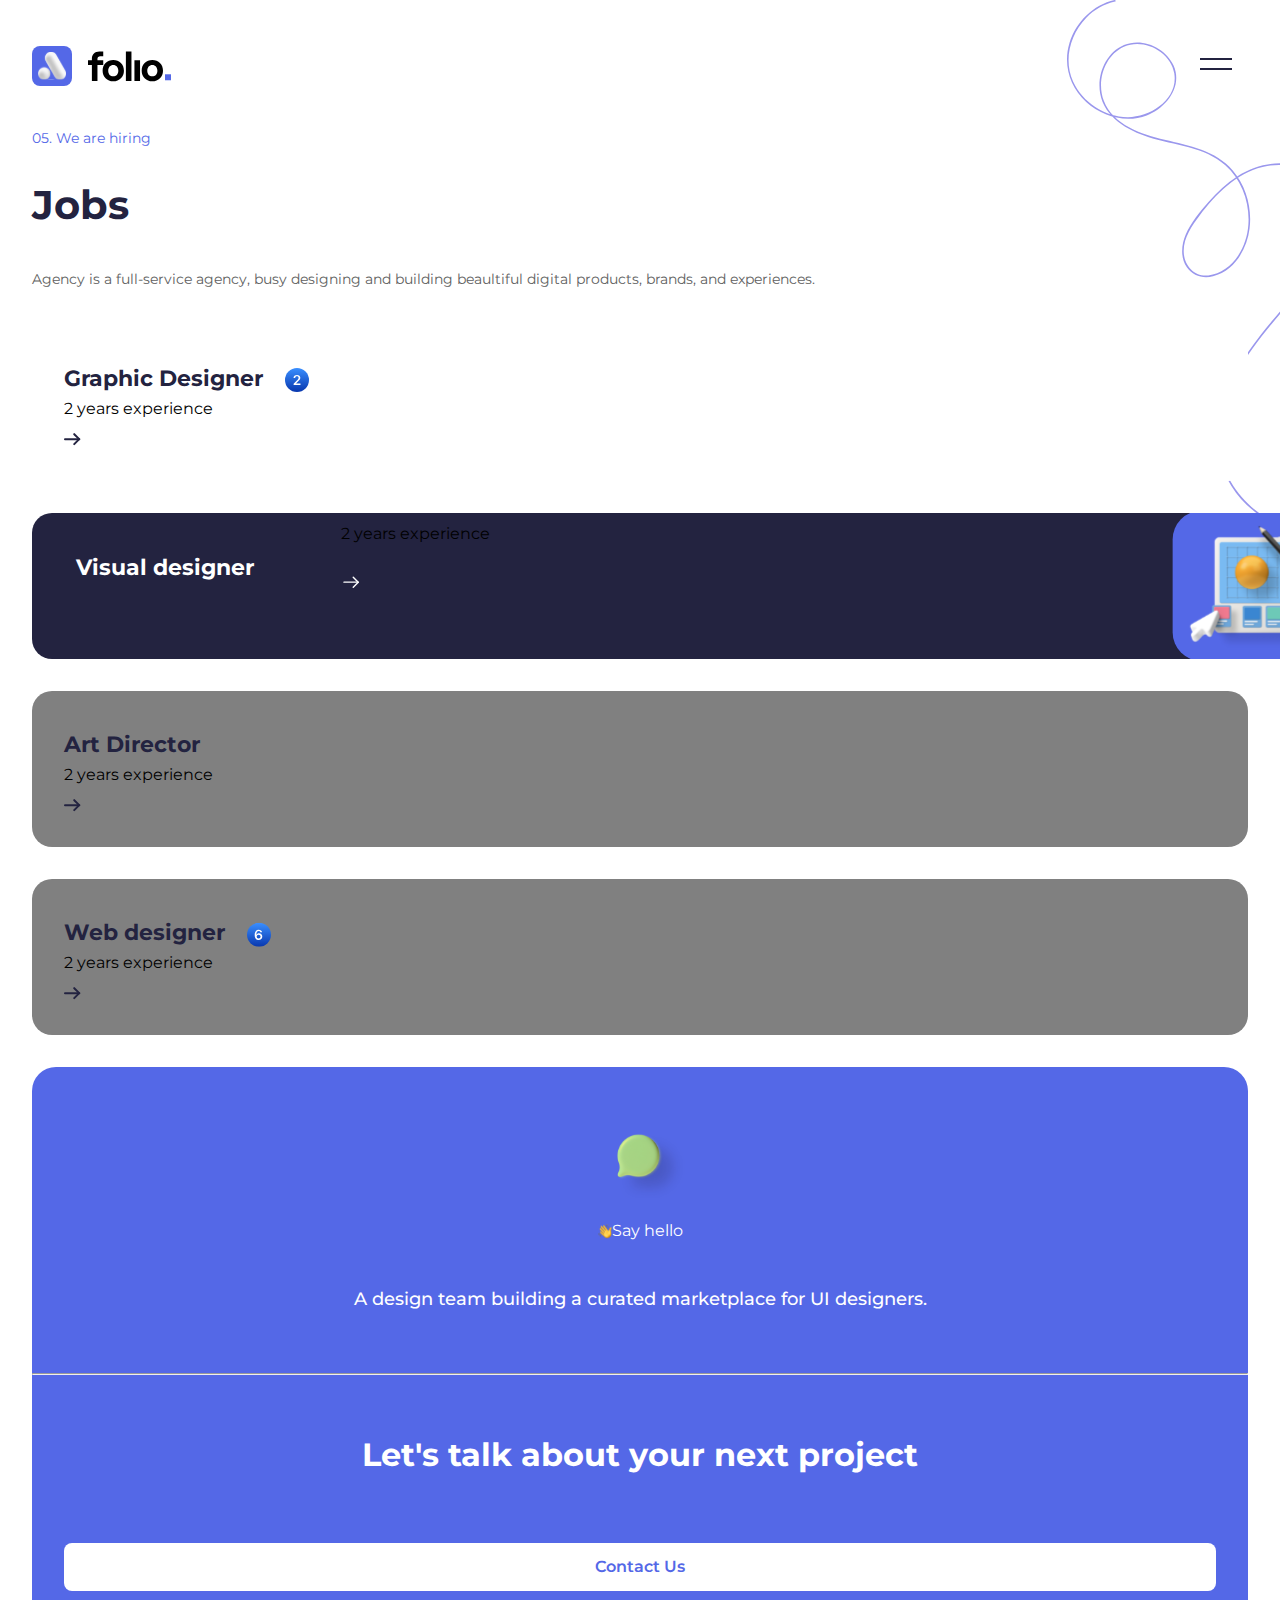
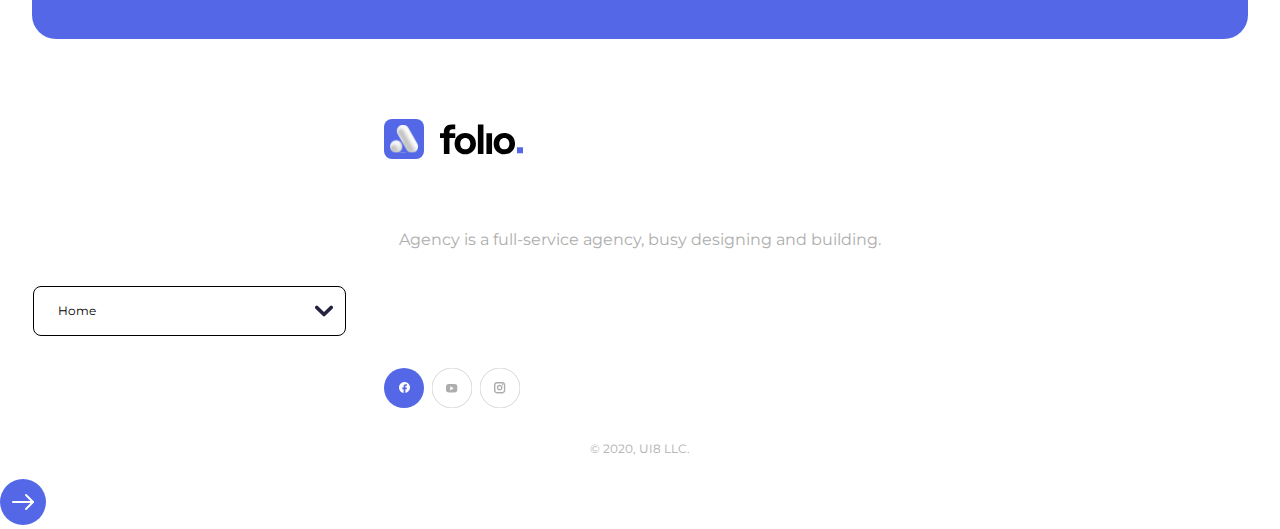
<file: jobs.html>
<!DOCTYPE html>
<html lang="pt-br">
<head>
    <meta charset="UTF-8">
    <meta http-equiv="X-UA-Compatible" content="IE=edge">
    <meta name="viewport" content="width=device-width, initial-scale=1.0">
    <link rel="stylesheet" href="estilos/reset.css">
    <link rel="stylesheet" href="estilos/header.css">
    <link rel="stylesheet" href="estilos/jobs.css">
    <link rel="stylesheet" href="estilos/footer.css">
    <link rel="preconnect" href="https://fonts.googleapis.com">
    <link rel="preconnect" href="https://fonts.gstatic.com" crossorigin>
    <link href="https://fonts.googleapis.com/css2?family=Montserrat:wght@300;400;500;700&display=swap" rel="stylesheet">
    <title>Jobs</title>
</head>
<body>
    
    <header class="cabecalho">
        <div class="container">
            <img src="img/light-mode.svg" alt="Logo da Folio">           
        </div>   
        <div>
            <input type="checkbox" id="menu" class="container__botao">
            <label for="menu">
                <span class="cabecalho__menu-hamburguer container__imagem"></span>
            </label>
            <ul class="lista-menu">
                <li class="lista-menu__item">
                    <a href="#" class="lista-menu__link">Work</a>
                </li>
                <li class="lista-menu__item">
                    <a href="#" class="lista-menu__link">About</a>
                </li>
                <li class="lista-menu__item">
                    <a href="#" class="lista-menu__link">Services</a>
                </li> 
                <li class="lista-menu__item">
                    <a href="#" class="lista-menu__link">Jobs</a>
                </li> 
            </ul>
        </div> 
    </header>

    <section class="chamada__jobs">
        <div class="container__chamada">
            <p class="marcacao__jobs">05. We are hiring</p>
            <h1 class="titulo__jobs">Jobs</h1>
            <p class="jobs__descricao">Agency is a full-service agency, busy designing and building beaultiful digital products, brands, and experiences.</p>
        </div>
    </section>
    
    <section class="cards">
        <div class="card__jobs1">
            <h2 class="titulo__card1">Graphic Designer<img class="notificacao__card" src="img/notification.svg" alt=""></h2>
            
            <p class="card__desc">2 years experience</p>
            <img class="seta__card" src="img/arrow-down.svg" alt="">
        </div>

        <div class="card__jobs2">
            <h2 class="titulo__cardjb2">Visual designer</h2>
            <p class="desc__card2">2 years experience</p>
            <img class="seta__cardjb" src="img/arrow-down (branca).svg" alt="">
        </div>

        <div class="card__jobs3">
            <h2 class="titulo__card3">Art Director</h2>
            
            <p class="card__desc3">2 years experience</p>
            <img class="seta__card3" src="img/arrow-down.svg" alt="">
        </div>

        <div class="card__jobs4">
            <h2 class="titulo__card4">Web designer<img class="notificacao__card" src="img/notification (6).svg" alt=""></h2>
            
            <p class="card__desc4">2 years experience</p>
            <img class="seta__card4" src="img/arrow-down.svg" alt="">
        </div>

        
    </section>

    <section class="chamada__footer">
        <div class="balao">
            <img src="img/SpeachBubble V2.svg">
        </div>
        <div class="subtitulofooter">
            <img class="maozinha" src="img/👋.svg" alt="">
            <p class="hello">Say hello</p>
        </div>
        <div class="h2__footer">
            <h2 class="h2__footer">A design team building a curated marketplace for UI designers.</h2>
        </div>
        <hr>

        <h1 class="titulo__footer">Let's talk about your next project</h1>

        <div class="footer__btn">
            <a href="#">Contact Us</a>
        </div>
    </section>

    <section>
        <img class="logo__footer" src="img/light-mode.svg" alt="">
        <p class="footer-desc">Agency is a full-service agency, busy designing and building.</p>

        <div id="fakedrop">
            <p>Home</p>
            <img src="img/Path.svg" alt="">
        </div>

        <img id="icones" src="img/icons.svg" alt="">

        <p id="copyright">© 2020, UI8 LLC.</p>
    </section>

    <div>
        <a href="footer.html"><img src="img/btnseta.svg"></a>
    </div> 
</body>
</html>
</file>
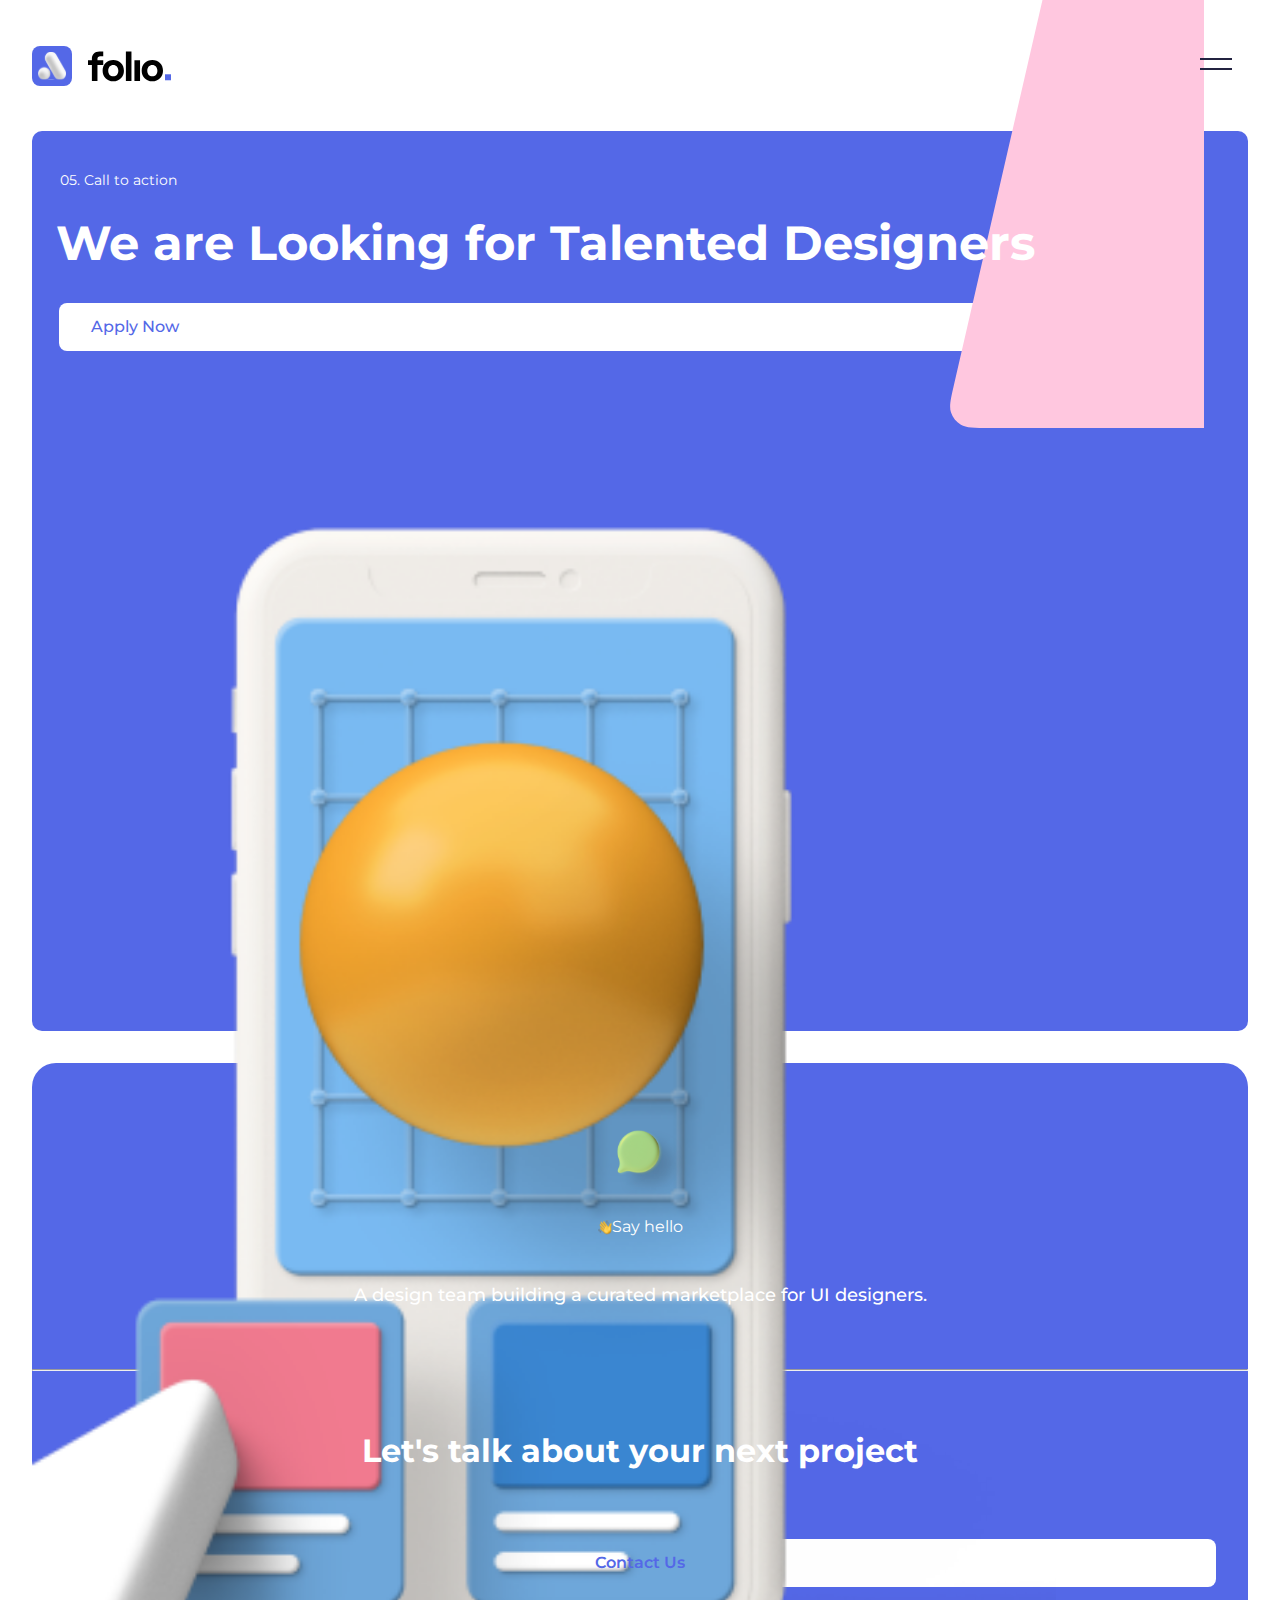
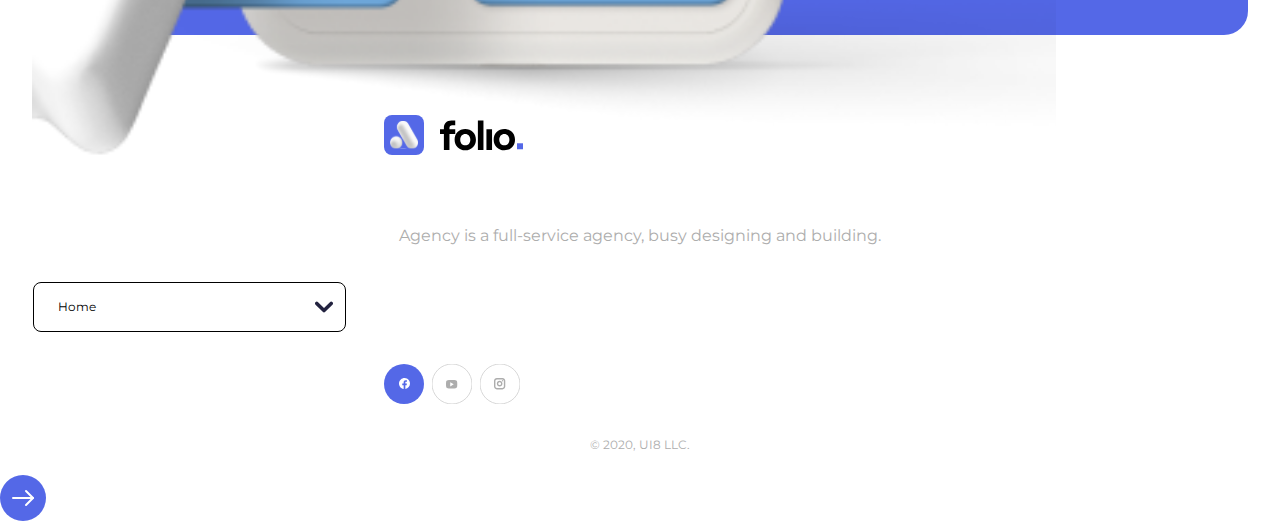
<file: mobile-cta.html>
<!DOCTYPE html>
<html lang="pt-br">
<head>
    <meta charset="UTF-8">
    <meta http-equiv="X-UA-Compatible" content="IE=edge">
    <meta name="viewport" content="width=device-width, initial-scale=1.0">
    <link rel="stylesheet" href="estilos/reset.css">
    <link rel="stylesheet" href="estilos/mobile-cta.css">
    <link rel="stylesheet" href="estilos/header.css">
    <link rel="preconnect" href="https://fonts.googleapis.com">
    <link rel="preconnect" href="https://fonts.gstatic.com" crossorigin>
    <link rel="stylesheet" href="estilos/footer.css">
    <link href="https://fonts.googleapis.com/css2?family=Montserrat:wght@300;400;500;700&display=swap" rel="stylesheet">
    <title>Call to Action</title>
</head>
<body>
    <header class="cabecalho">
        <div class="container">
            <img src="img/light-mode.svg" alt="Logo da Folio">           
        </div>   
        <div>
            <input type="checkbox" id="menu" class="container__botao">
            <label for="menu">
                <span class="cabecalho__menu-hamburguer container__imagem"></span>
            </label>
            <ul class="lista-menu">
                <li class="lista-menu__item">
                    <a href="#" class="lista-menu__link">Work</a>
                </li>
                <li class="lista-menu__item">
                    <a href="#" class="lista-menu__link">About</a>
                </li>
                <li class="lista-menu__item">
                    <a href="#" class="lista-menu__link">Services</a>
                </li> 
                <li class="lista-menu__item">
                    <a href="#" class="lista-menu__link">Jobs</a>
                </li> 
            </ul>
        </div> 
    </header>

    <section class="cta__primario">
        <div class="cta__secao">
            <p class="marcacao__cta">05. Call to action</p>
            <h1 class="cta__titulo">We are Looking for Talented Designers</h1>
            
        </div>
        <div class="cta__btn">
            <a  href="#">Apply Now</a>
        </div> 
        <div class="secao__secundaria">
            <img class="phnoe__cta" src="img/[ 4 ] – Phone-2cta.png" alt="">
        </div>
        <div class="bg__rosa">
            
        </div>

    </section>

    <section class="chamada__footer">
        <div class="balao">
            <img src="img/SpeachBubble V2.svg">
        </div>
        <div class="subtitulofooter">
            <img class="maozinha" src="img/👋.svg" alt="">
            <p class="hello">Say hello</p>
        </div>
        <div class="h2__footer">
            <h2 class="h2__footer">A design team building a curated marketplace for UI designers.</h2>
        </div>
        <hr>

        <h1 class="titulo__footer">Let's talk about your next project</h1>

        <div class="footer__btn">
            <a href="#">Contact Us</a>
        </div>
    </section>

    <section>
        <img class="logo__footer" src="img/light-mode.svg" alt="">
        <p class="footer-desc">Agency is a full-service agency, busy designing and building.</p>

        <div id="fakedrop">
            <p>Home</p>
            <img src="img/Path.svg" alt="">
        </div>

        <img id="icones" src="img/icons.svg" alt="">

        <p id="copyright">© 2020, UI8 LLC.</p>
    </section>

    <div>
        <a href="jobs.html"><img src="img/btnseta.svg"></a>
    </div> 
   
</body>
</html>
</file>
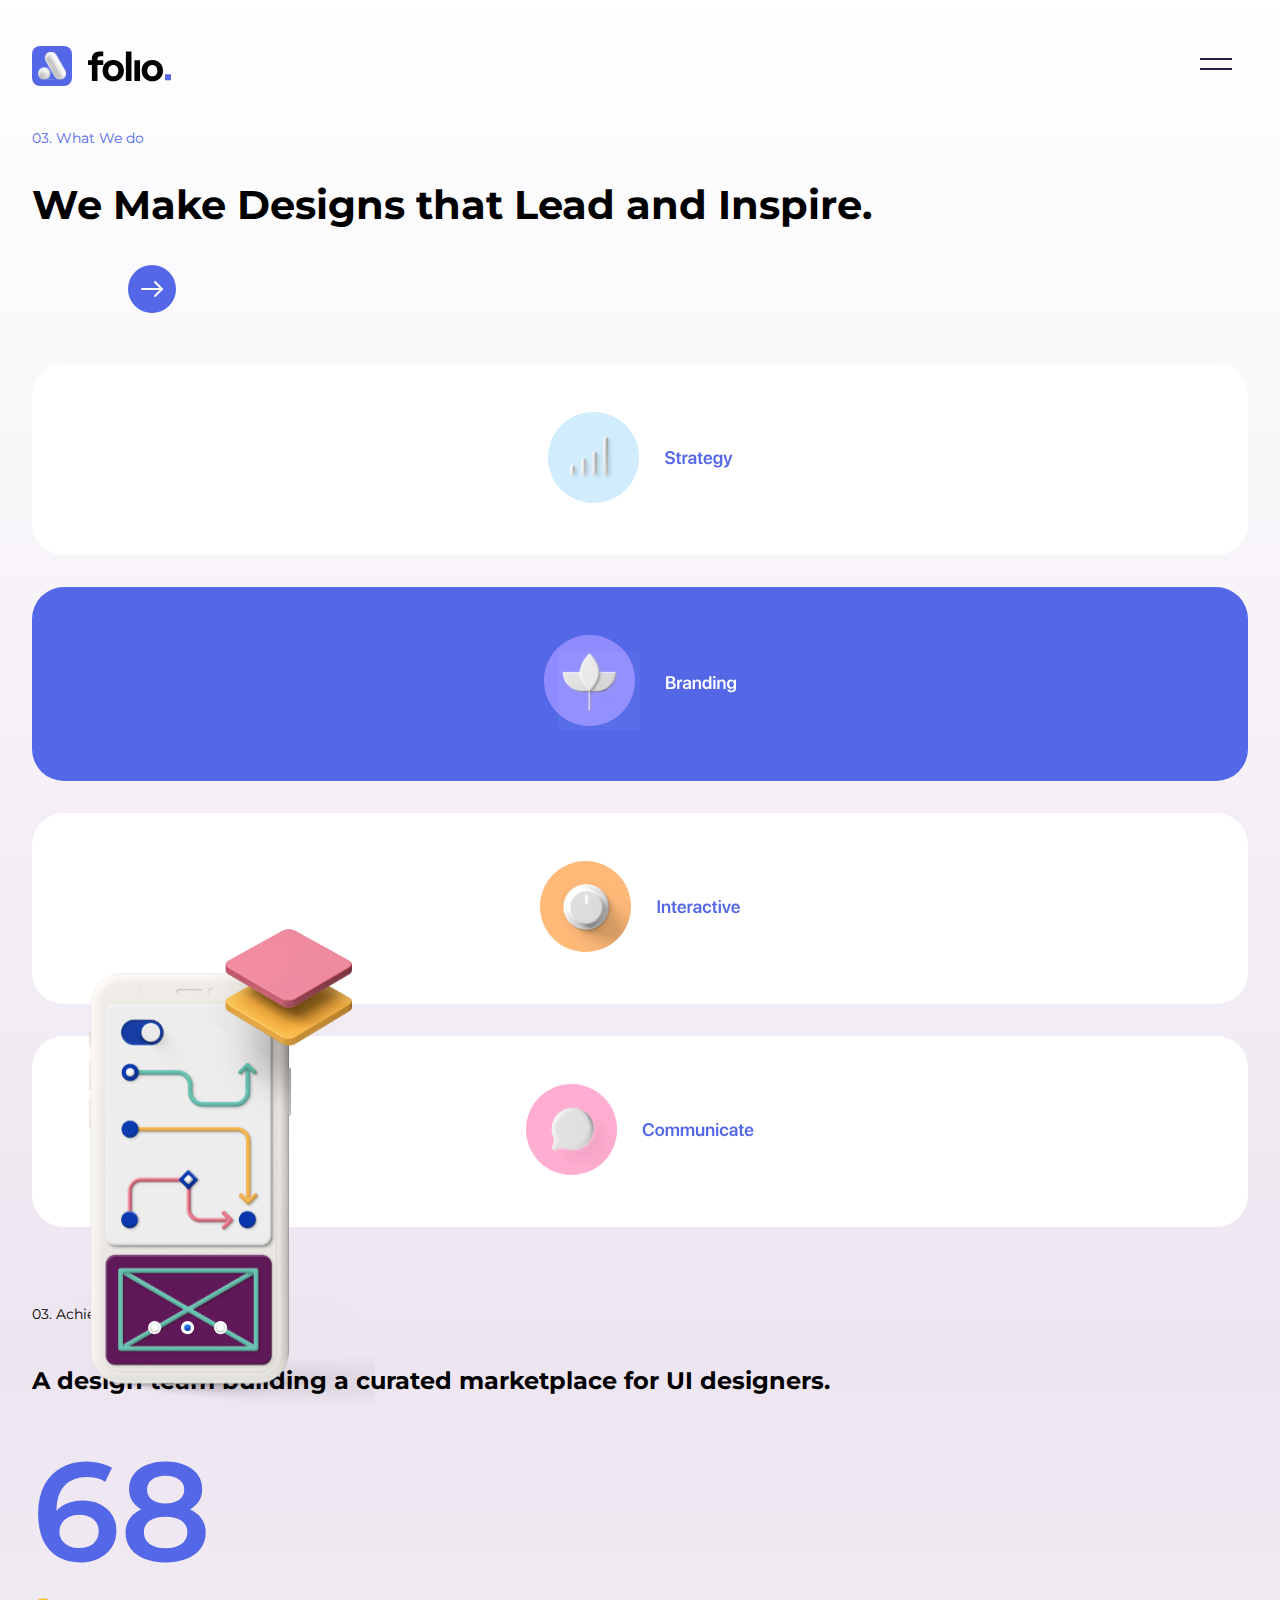
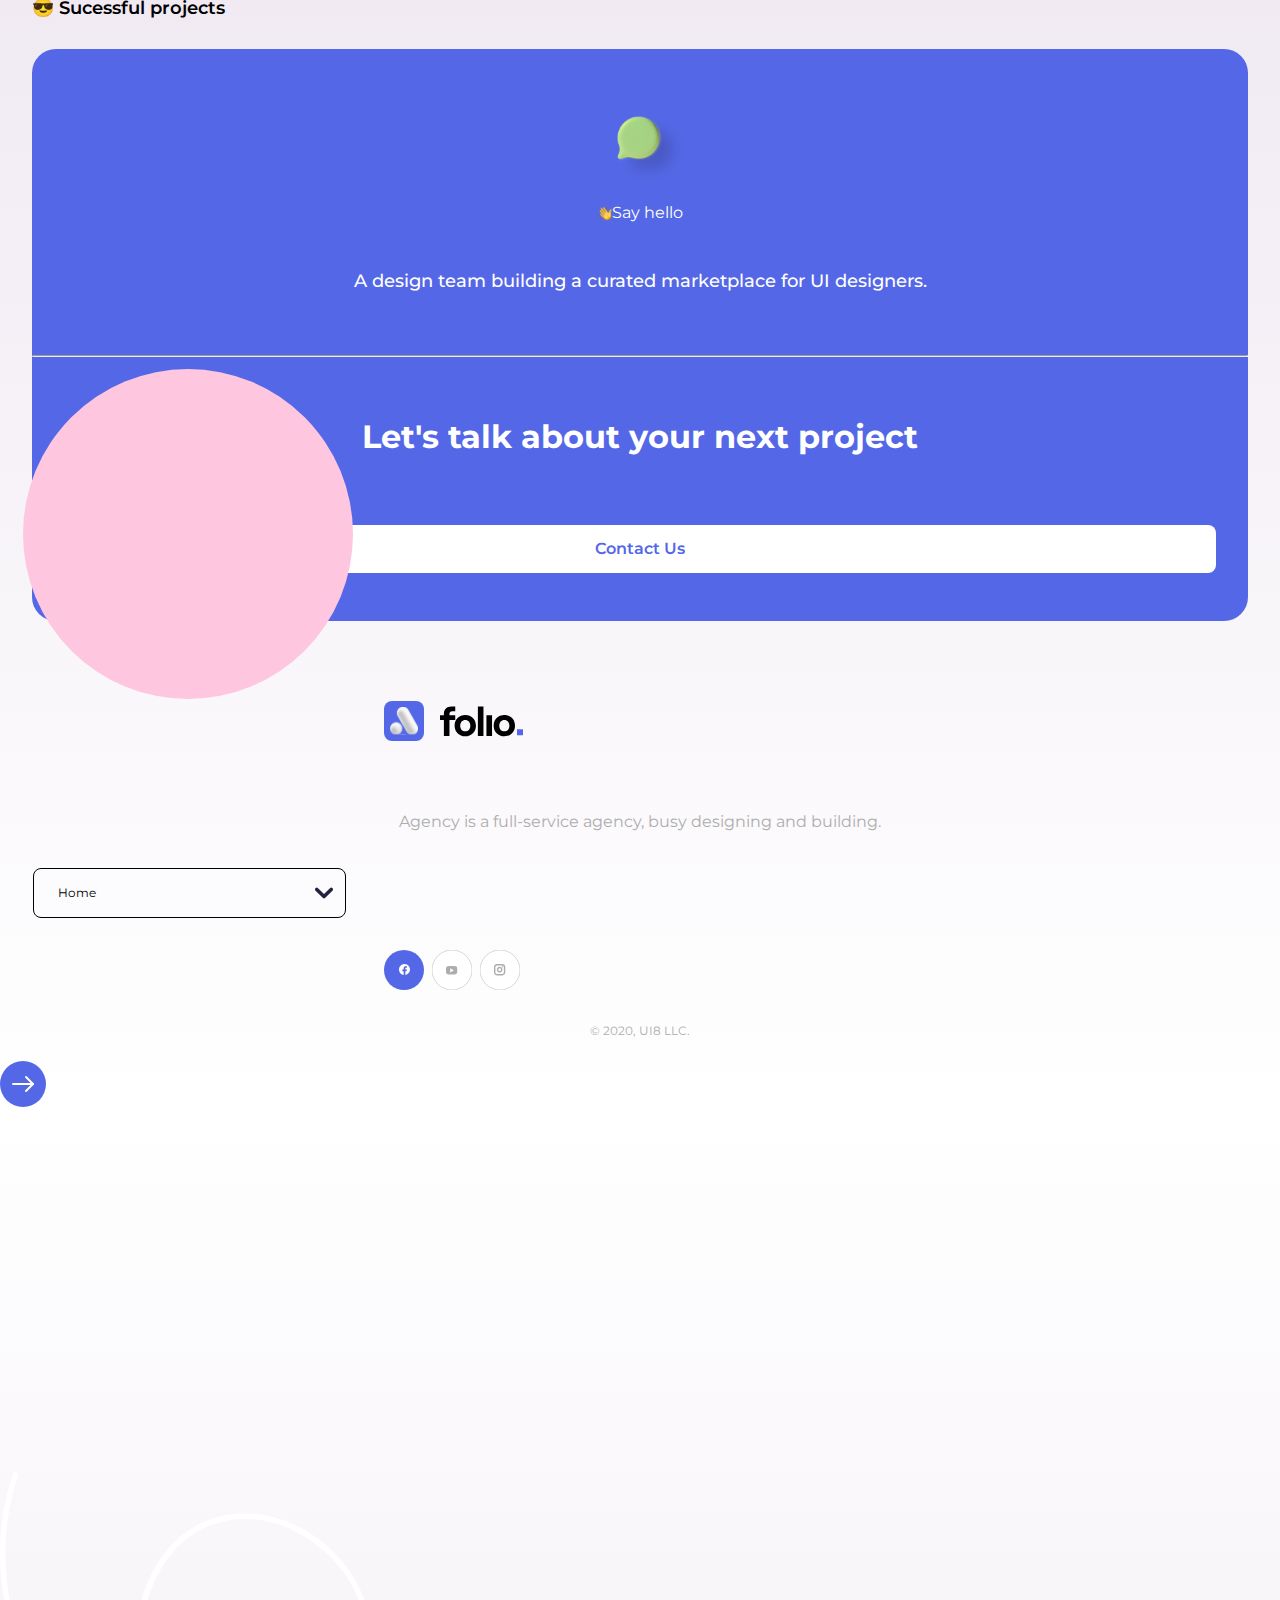
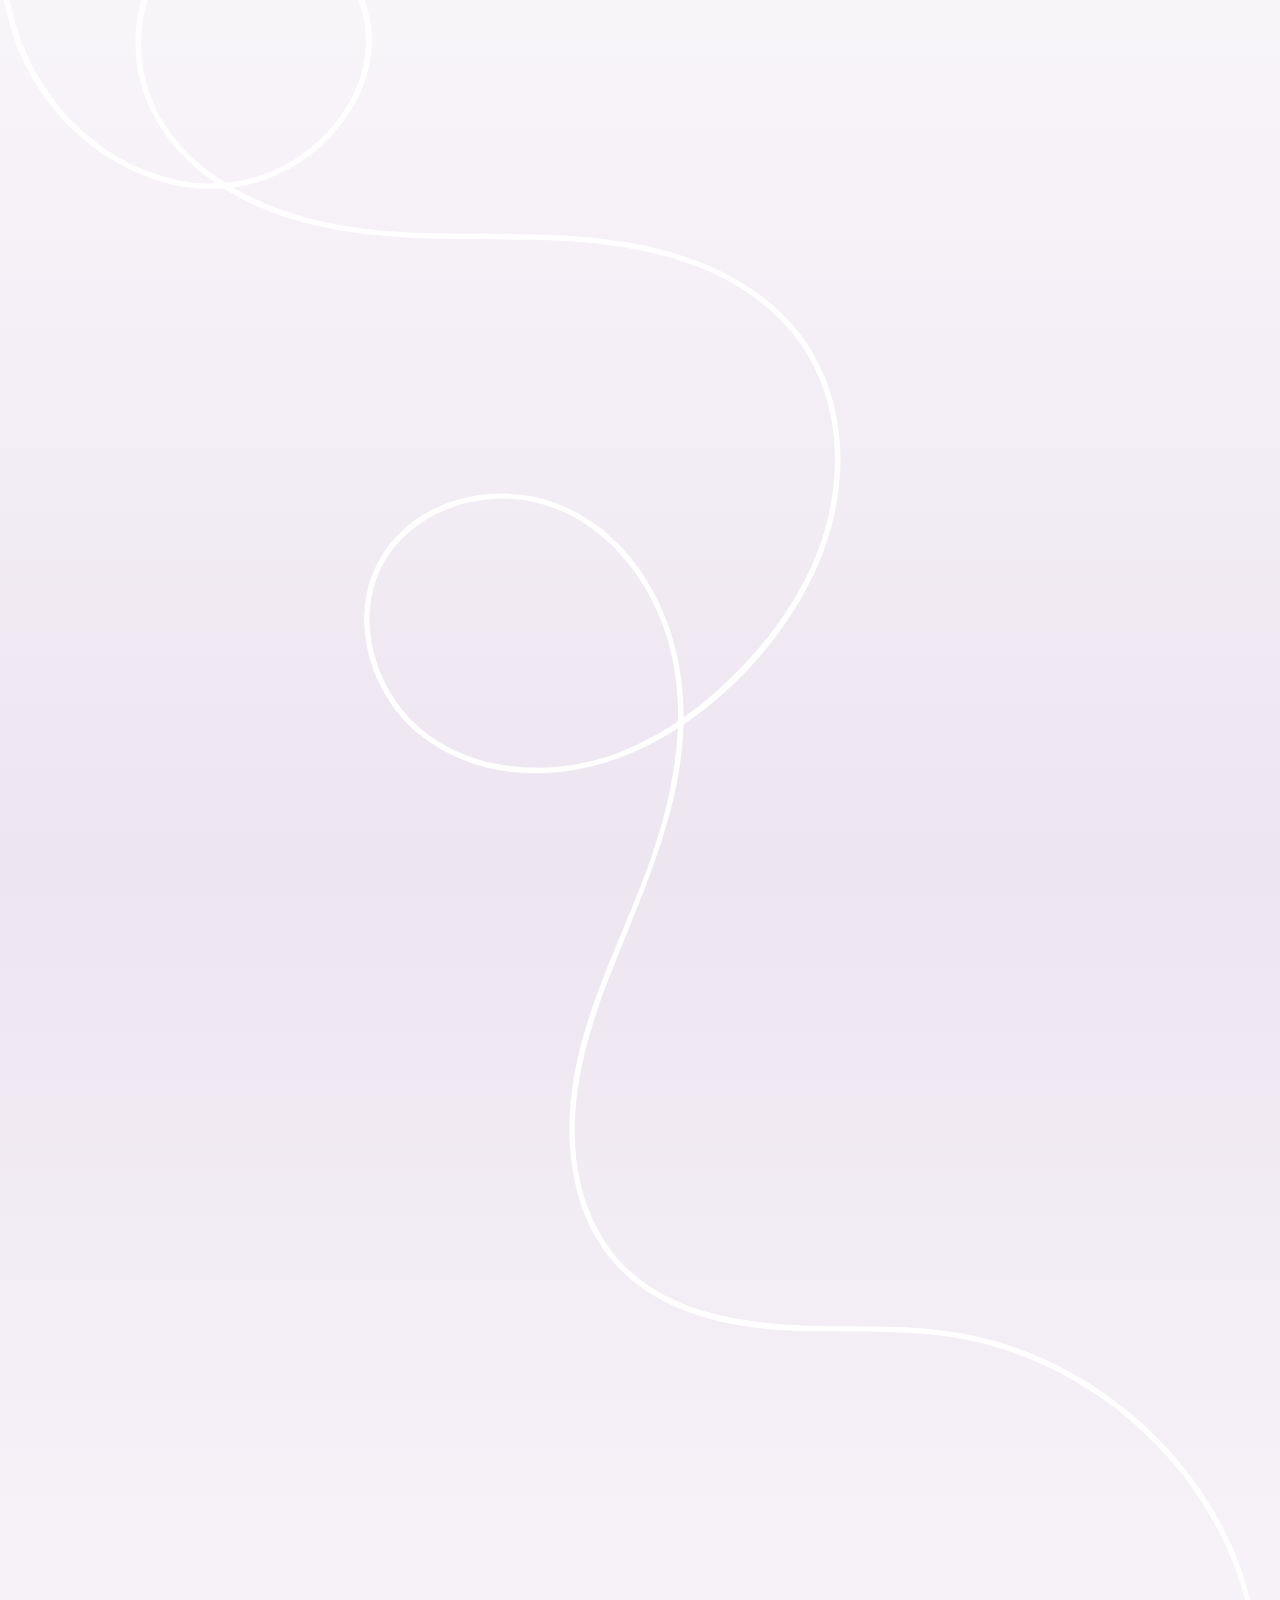
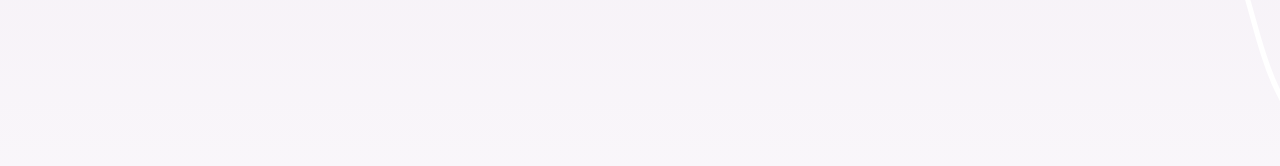
<file: what-we-do.html>
<!DOCTYPE html>
<html lang="pt-br">
<head>
    <meta charset="UTF-8">
    <meta http-equiv="X-UA-Compatible" content="IE=edge">
    <meta name="viewport" content="width=device-width, initial-scale=1.0">
    <link rel="stylesheet" href="estilos/reset.css">
    <link rel="stylesheet" href="estilos/header.css">
    <link rel="stylesheet" href="estilos/what-we-do.css">
    <link rel="stylesheet" href="estilos/footer.css">
    <link rel="preconnect" href="https://fonts.googleapis.com">
    <link rel="preconnect" href="https://fonts.gstatic.com" crossorigin>
    <link href="https://fonts.googleapis.com/css2?family=Montserrat:wght@300;400;500;700&display=swap" rel="stylesheet">
    <title>What We Do</title>
</head>
<body>
    <header class="cabecalho">
        <div class="container">
            <img src="img/light-mode.svg" alt="Logo da Folio">           
        </div>   
        <div>
            <input type="checkbox" id="menu" class="container__botao">
            <label for="menu">
                <span class="cabecalho__menu-hamburguer container__imagem"></span>
            </label>
            <ul class="lista-menu">
                <li class="lista-menu__item">
                    <a href="#" class="lista-menu__link">Work</a>
                </li>
                <li class="lista-menu__item">
                    <a href="#" class="lista-menu__link">About</a>
                </li>
                <li class="lista-menu__item">
                    <a href="#" class="lista-menu__link">Services</a>
                </li> 
                <li class="lista-menu__item">
                    <a href="#" class="lista-menu__link">Jobs</a>
                </li> 
            </ul>
        </div> 
    </header>

    <section class="chamada__wwd">
        <p class="marcacao__pagina">03. What We do</p>
        <h1 class="chamada__pg3">We Make Designs that Lead and Inspire.</h1>
    </section>

        <div class="seta__next">
            <img src="img/right-hover.svg" alt="Seta next page">
        </div>

        <section class="card__pag3">
            <div class="card1">
                <img src="img/card content.svg" alt="Grafico">
            </div>
        
            <div class="card2">
                <img src="img/card content 2.svg" alt="Grafico">
            </div>

            <img class="imagem__fundo-linha linhapg3" src="img/line 3.svg" alt="">

            <div class="card3">
                <img src="img/card content 3.svg" alt="Grafico">
            </div>

            <div class="card4">
                <img src="img/card content 4.svg" alt="Grafico">
            </div>
        </section>

        <section class="chamada__achievement">
            <p class="marcacao__chamadapg3">03. Achievement</p>
            <h2 class="titulo__chamadapg3">A design team building a curated marketplace for UI designers.</h2>
            <p class="nb68">68</p>
            <p class="emoji__pg3">😎 Sucessful projects</p>
        </section>

        <div class="phone__pg3">

            <img id="circulo__bg" src="img/circle bg.svg">
            
            <img id="phone"src="img/phonepg3.svg" alt="telefone com graficos">
            
            <img id="pagination" src="img/Paginationpg3.svg" alt="">
        </div>

        <section class="chamada__footer">
            <div class="balao">
                <img src="img/SpeachBubble V2.svg">
            </div>
            <div class="subtitulofooter">
                <img class="maozinha" src="img/👋.svg" alt="">
                <p class="hello">Say hello</p>
            </div>
            <div class="h2__footer">
                <h2 class="h2__footer">A design team building a curated marketplace for UI designers.</h2>
            </div>
            <hr>
    
            <h1 class="titulo__footer">Let's talk about your next project</h1>
    
            <div class="footer__btn">
                <a href="#">Contact Us</a>
            </div>
        </section>
    
        <section>
            <img class="logo__footer" src="img/light-mode.svg" alt="">
            <p class="footer-desc">Agency is a full-service agency, busy designing and building.</p>
    
            <div id="fakedrop">
                <p>Home</p>
                <img src="img/Path.svg" alt="">
            </div>
    
            <img id="icones" src="img/icons.svg" alt="">
    
            <p id="copyright">© 2020, UI8 LLC.</p>
        </section>

        <div>
            <a href="Famous_projects.html"><img src="img/btnseta.svg"></a>
        </div> 
</body>
</html>
</file>
<file: estilos/header.css>
@import url("about.css");

body, html {
    font-family: 'Montserrat', sans-serif;
}


.imagem__fundo-linha {
    position: absolute;
    right: 0;
    top: 0;
}

.cabecalho {
    display: flex;
    justify-content: space-between;
    align-items: center;
    position: relative;
    margin: 2em 2em;
}

.cabecalho__menu-hamburguer {
    width: 2em;
    height: 2em;
    background-image: url("../img/burger\ icon.svg");
    background-repeat: no-repeat;
    background-position: center;
    display: inline-block;
}

.container {
    display: flex;
    align-items: center;
    
}

.container__imagem {
    padding: 1em;
}

.lista-menu{
    display: none;   
    position: absolute;
    top: 100%;
    width: 100%;
}

.container__botao:checked ~ .lista-menu{
    display: block;
}

.lista-menu__titulo, .lista-menu__item {
    padding: 1em;
    background-color: var(--branco);
}

.container__botao {
    display: none;
}

.chamada{
    margin: 1.5em 2em;
}

.texto__principal{
    font-size: 48px;
    font-weight: 700;
    padding-right: 2em;
    line-height: 56px;
}

.texto__secundario {
    font-size: 16px;
    margin-top: 2em;
    margin-right: 2em;
    line-height: 28px;
}

.botao {
    display: block;  
    background-color: #5468E7;
    padding: 1.5em;
    text-align: center;
    justify-content: center;
    width: 35%;
    margin-left: .5em;
    color: white;
    border-radius: 8px;
    position: absolute;   
}

.secundario__chamada {
    width: 100vw;
    
    flex-direction: row;
    box-sizing: border-box;
    flex-wrap: nowrap;

}

.botao__principal {
    margin-top: 3em;
    width: 50%;
    margin-top: 0;
    margin-left: 1.5em;
    display: block;
    justify-content: center;
}

.imagem__pagina-principal{
    position: relative;     
    display: flex;
    
}

.imagem__pc-grafico{
    display: flex;
    width: 100vw;
    justify-content: flex-end;
    align-items: flex-start;
    margin-top: -10vh;
    margin-bottom: 1.5em;
    box-sizing: border-box;
}
</file>
<file: estilos/footer.css>
.body{
    margin: 2em;
    align-items: center;
}

.chamada__footer{
    text-align: center;
    margin: 2em;
    padding-bottom: 3em;
    background: #5468E7;
    border-radius: 24px;
}

.balao {
    padding-top: 4em;
    padding-left: 1.5em;
}

.subtitulofooter {
    display: flex;
    justify-content: center;
    color: white;
    padding-top: 1em;
    padding-bottom: 3em;
}

.h2__footer{
    font-size: 18px;
    text-align: center;
    font-weight: 500;
    color: white;
    line-height: 24px;
    padding-bottom: 1.5em;
    margin-right: 1em;
    margin-left: 1em;
}

.titulo__footer{
    font-size: 32px;
    font-weight: 700;
    color: white;
    margin: .5em;
    padding-top: 1.5em;
    padding-bottom: 1.5em;
}

.footer__btn{
    display: flex;
    justify-content: center;
    background: white;
    padding: 1em 2.5em;
    margin-left: 2em;
    margin-right: 2em;
    border-radius: 8px;
    margin-top: 1.5em;
    font-weight: 600;
    color: #5468E7;
}

.logo__footer{
    margin-left: 30%;
    padding-top: 3em;
    padding-bottom: 2em;
}

.footer-desc{
    font-weight: 400;
    color: #ADADAD;
    line-height: 28px;
    margin: 2em;
    text-align: center;
}

#fakedrop{
   width: 311px;
   display: flex;
   height: 48px; 
   border: 1px solid black;
   margin: 0 33px;
   border-radius: 8px;
   justify-content: space-between;
   align-items: center;
   font-size: 12px;
}

#fakedrop p{
    margin-left: 2em;
}

#fakedrop img{
    width: 18px;
    height: 14px;
    margin-right: 1em;
}

#icones{
    margin-left: 30%;
    margin-top: 2em;
    margin-bottom: 2em;
}

#copyright{
    text-align: center;
    margin-bottom: 2em;
    color: #ADADAD;
    font-size: 12px;
}
</file>
<file: estilos/famous-projects.css>
@import url("what-we-do.css");

body{
    background: white;
}


.chamada__famous{
    margin: 2em;
}

.marcacao__pg4 {
    padding: 1em 0;
    color: #5468E7;
    font-size: 14px;
}

.titulo__pg4{
    margin: .5em 0;
    font-size: 40px;
    font-weight: 700;
    line-height: 48px;
    color: #232340;
}

.descricao__pg4{
    font-size: 16px;
    font-weight: 400;
    line-height: 28px;
    color: #606060;
}

.card__pg4{
    margin:  2em;
    text-align: center;
}

.img__card1{
    background: #FFBA79;
    border-radius: 18px;
    width: 311px;
    height: 355px;
}

.btn__card1{
    display: block;
    align-items: center;
    background-color: #5468E7;
    padding: 1.5em;
    padding-bottom: 2em;
    text-align: center;
    justify-content: center;
    width: 28%;
    height: .4%;
    margin-left: 3.5em;
    margin-top: -6em;
    color: white;
    border-radius: 25px;
    position: absolute; 
    font-size: 10px;
}

.titulo__card1{
    font-size: 24px;
    font-weight: 700;
    margin-top: 1em;
    margin-left: -2em; 
    color: #232340;   
}

.desc__card1{
    font-size: 16px;
    font-weight: 400;
    line-height: 28px;
    text-align: left;
    margin-top: 1.5em;
    margin-left: .5em;
    margin-right: .5em;
    color:#606060;
}

.btn__nxt{
    display: flex;
    text-align: left;
    margin-top: 1.5em;
    margin-bottom: 1.5em;
    margin-left: .3em;
}

.img__card4{
    background:#D1ECFD;
    border-radius: 18px;
    width: 311px;
    height: 355px;
}

.img__card3{
    background:#FFCE79;
    border-radius: 18px;
    width: 311px;
    height: 355px;
}

.img__card2{
    background:#E8BEFF;
    border-radius: 18px;
    width: 311px;
    height: 355px;
}

.btn__contato{
    text-align: center;
    background: #5468E7;
    margin: 3em;
    padding: 1.5em;
    border-radius: 8px;
    color: white;
}

.btn__contato a {
    font-size: 16px;
    font-weight: 600;
}
</file>
<file: estilos/jobs.css>
body{

    background-image: url("../img/linhajob.svg");
    background-repeat: no-repeat;
    background-position: top right;
}

.chamada__jobs {
    margin: 2em;
}

.marcacao__jobs{
    font-size: 14px;
    font-weight: 400;
    color: #5468E7;
}

.titulo__jobs{
    font-size: 40px;
    font-weight: 700;
    color: #232340;
    margin-top: 1em;
    margin-bottom: 1em;
}

.jobs__descricao {
    color: #606060;
    font-weight: 400;
    line-height: 28px;
    font-size: 14px;
    vertical-align: top;
    margin-right: 2em;   
}

.card__jobs1{
    display: block;
    background: white;
    
    padding: 2em 2em;
    margin: 2em;
    border-radius: 20px;
}

.titulo__card1 {
    font-size: 22px;   
    font-weight: 700;
    color: #232340;
    margin-bottom: .5em;
    margin-top: .5em;
}

.notificacao__card{
    padding-left: 1em;
    position: absolute;
    color: #606060;
}

.card__desc{
    padding-bottom: 1em;
}

.card__jobs2 {
    background: #232340;
    margin-left: 2em;
    border-radius: 20px 0 0 20px;
    display: flex;
    flex-wrap: wrap;
    padding-bottom: 5em;
    background-image: url("../img/tentativa.svg");
    background-repeat: no-repeat;
    background-position: right;
    
    
}

.titulo__cardjb2{
    display: flex;
    margin: 2em;
    margin-bottom: 0;
    font-size: 22px;
    font-weight: 700;
    color: white;
}

.desc__card2{
    display: flex;
    margin-left: 2.7em;
    margin-top: .8em;
}

.seta__cardjb{
    margin-left: -9.2em;
    margin-bottom: -2em;
    margin-top: 2.5em;
}


.card__jobs3{
    display: block;
    background: grey;
    padding: 2em 2em;
    margin: 2em;
    border-radius: 20px;
}

.titulo__card3 {
    font-size: 22px;   
    font-weight: 700;
    color: #232340;
    margin-bottom: .5em;
    margin-top: .5em;
}

.notificacao__card3{
    padding-left: 1em;
    position: absolute;
    color: #606060;
}

.card__desc3{
    padding-bottom: 1em;
}

.card__jobs4{
    display: block;
    background: grey;
    padding: 2em 2em;
    margin: 2em;
    border-radius: 20px;
}

.titulo__card4 {
    font-size: 22px;   
    font-weight: 700;
    color: #232340;
    margin-bottom: .5em;
    margin-top: .5em;
}

.notificacao__card4{
    padding-left: 1em;
    position: absolute;
    color: #606060;
}

.card__desc4{
    padding-bottom: 1em;
}
</file>
<file: estilos/mobile-cta.css>
.body, html{
    width: 100vw;
}


.cta__primario {
    margin: 2em;
    background: #5468E7;  
    border-radius: 10px;
    height: 900px;
}

.marcacao__cta {
    color: white;
    font-size: 14px;
    font-weight: 400;
    padding-top: 3em;
    padding-bottom: 2em;
    padding-left: 2em;
    padding-right: 2em;
}

.cta__titulo{
    font-size: 48px;
    color: white;
    font-weight: 700;
    line-height: 56px;
    padding-left: .5em;
}

.cta__btn {
    background-color: white;
    padding: 1em 2em;
    border-radius: 8px;
    margin: 2em 4em;
    display: flex;
    margin-left: 1.7em;
    margin-right: 9em;
    color:#5468E7 ;
    font-weight: 500;
}

.phnoe__cta{
    width: 80vw;
    
}

.bg__rosa {
    width: 91.6vw;
    overflow: hidden;
    height: 86.5vh;
    background-image: url("../img/bgrosacta.svg");
    background-repeat: no-repeat;
    background-position: top right;
    margin-top: -165vw;
    
}
</file>
<file: estilos/what-we-do.css>
@import url("about.css");

body {
    background-image: linear-gradient(to bottom, #FFFFFF, #EDE5F0, #FFFFFF
    );
}

.chamada__wwd{
    margin: 0 2em;
}

.marcacao__pagina{
    color: #5468E7;
    font-size: 14px;
}

.chamada__pg3{
    margin: 1em 0;
    font-size: 40px;
    font-weight: 700;
}

.seta__next {
    margin-left: 8em;
}

.card__pag3{
    display: inline;
    text-align: center;
    margin: 4em 2em;
    padding: 3em;
    
}

.card1 {
    padding: 3em;
    background-color: #FFFFFF;
    margin: 2em;
    border-radius: 32px;
}

.card2 {
    padding: 3em;
    background-color:#5468E7;
    margin: 2em;
    border-radius: 32px;
}

.card3 {
    padding: 3em;
    background-color:#FFFFFF;
    margin: 2em;
    border-radius: 32px;
    position: relative;
}

.card4 {
    padding: 3em;
    background-color: #FFFFFF;
    margin: 2em;
    border-radius: 32px;
    position: relative;
}

.chamada__achievement {
    margin: 2em;
}

.marcacao__chamadapg3 {
    font-size: 14px;
}
.titulo__chamadapg3{
    font-size: 24px;
    font-weight: 700;
    margin: 2em 0;
    padding-right: 3em;
}

.nb68 {
    font-size: 140px;
    color: #5468E7;
    font-weight: 600;
}

.emoji__pg3{
    margin-top: 1em;
    font-size: 18px;
    font-weight: 600;
}

.phone__pg3 {
    display: flex;
    flex-direction: column;
    align-items: center;
    position: absolute;
    margin-top: 25%;
}

#pagination {
    display: flex;
    width: 5em;
    align-items: center;
    position: relative;
    margin: -15vw;
}

.linhapg3 {
    margin-top: 240%;
    width: 100vw;
    position: absolute;
    color:#EDEDED;
    filter: brightness(200%);
    
}

#phone {
    position: relative;
    margin-top: -107vw;
}
</file>
